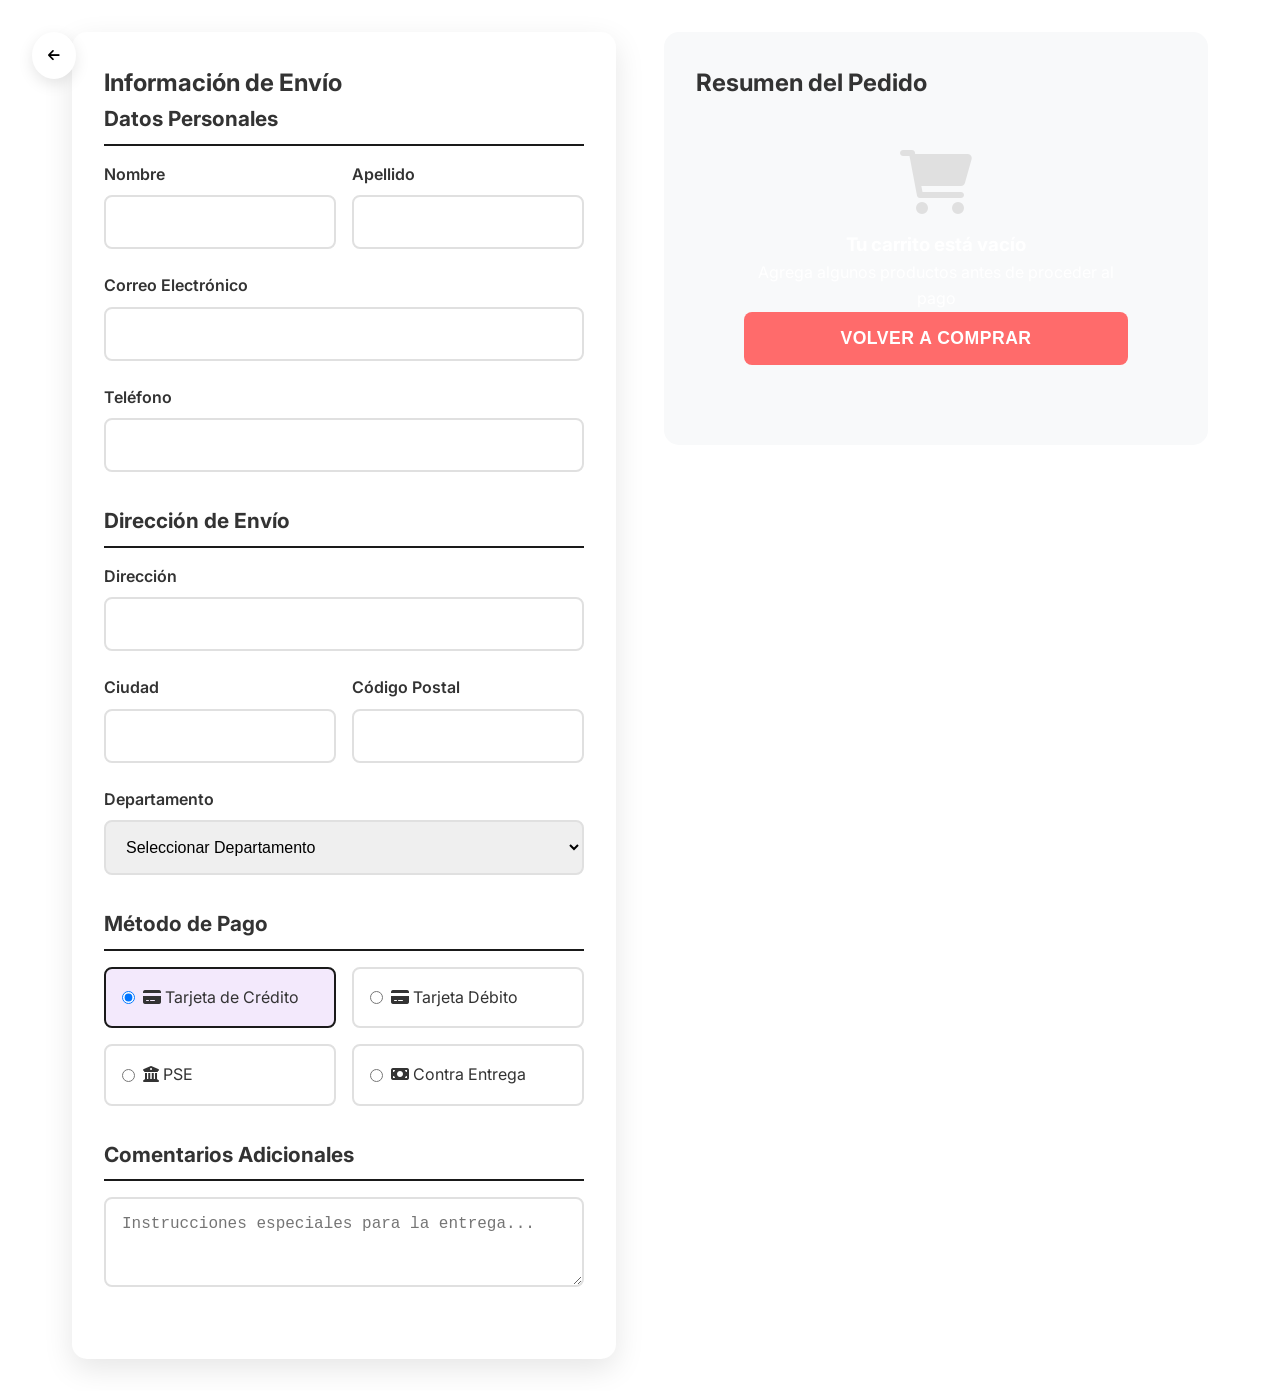
<file: checkout.html>
<!DOCTYPE html>
<html lang="es">
<head>
    <meta charset="UTF-8">
    <meta name="viewport" content="width=device-width, initial-scale=1.0">
    <title>Checkout - Young Stars</title>
    <link rel="stylesheet" href="styles.css">
    <link href="https://fonts.googleapis.com/css2?family=Inter:wght@300;400;500;600;700;800&display=swap" rel="stylesheet">
    <link rel="stylesheet" href="https://cdnjs.cloudflare.com/ajax/libs/font-awesome/6.0.0/css/all.min.css">
    <style>
        .checkout-container {
            max-width: 1200px;
            margin: 0 auto;
            padding: 2rem;
            display: grid;
            grid-template-columns: 1fr 1fr;
            gap: 3rem;
        }

        .checkout-form {
            background: white;
            padding: 2rem;
            border-radius: 15px;
            box-shadow: 0 10px 30px rgba(0, 0, 0, 0.1);
        }

        .checkout-summary {
            background: #f8f9fa;
            padding: 2rem;
            border-radius: 15px;
            height: fit-content;
        }

        .form-section {
            margin-bottom: 2rem;
        }

        .form-section h3 {
            color: var(--text-dark);
            margin-bottom: 1rem;
            font-size: 1.3rem;
            border-bottom: 2px solid var(--primary-color);
            padding-bottom: 0.5rem;
        }

        .form-group {
            margin-bottom: 1.5rem;
        }

        .form-group label {
            display: block;
            margin-bottom: 0.5rem;
            font-weight: 600;
            color: var(--text-dark);
        }

        .form-group input,
        .form-group select,
        .form-group textarea {
            width: 100%;
            padding: 1rem;
            border: 2px solid var(--border-color);
            border-radius: 8px;
            font-size: 1rem;
            transition: border-color 0.3s ease;
        }

        .form-group input:focus,
        .form-group select:focus,
        .form-group textarea:focus {
            outline: none;
            border-color: var(--primary-color);
        }

        .form-row {
            display: grid;
            grid-template-columns: 1fr 1fr;
            gap: 1rem;
        }

        .payment-methods {
            display: grid;
            grid-template-columns: 1fr 1fr;
            gap: 1rem;
            margin-top: 1rem;
        }

        .payment-option {
            display: flex;
            align-items: center;
            padding: 1rem;
            border: 2px solid var(--border-color);
            border-radius: 8px;
            cursor: pointer;
            transition: all 0.3s ease;
        }

        .payment-option:hover,
        .payment-option.selected {
            border-color: var(--primary-color);
            background: rgba(138, 43, 226, 0.1);
        }

        .payment-option input[type="radio"] {
            margin-right: 0.5rem;
        }

        .order-summary {
            background: white;
            padding: 1.5rem;
            border-radius: 10px;
            margin-bottom: 1.5rem;
        }

        .order-item {
            display: flex;
            justify-content: space-between;
            align-items: center;
            padding: 1rem 0;
            border-bottom: 1px solid var(--border-color);
        }

        .order-item:last-child {
            border-bottom: none;
        }

        .item-info {
            display: flex;
            align-items: center;
            gap: 1rem;
        }

        .item-image {
            width: 60px;
            height: 60px;
            object-fit: cover;
            border-radius: 8px;
        }

        .item-details h4 {
            margin: 0;
            font-size: 0.9rem;
            color: var(--text-dark);
        }

        .item-details p {
            margin: 0;
            font-size: 0.8rem;
            color: var(--text-light);
        }

        .item-price {
            font-weight: 600;
            color: var(--primary-color);
        }

        .summary-total {
            background: var(--gradient);
            color: white;
            padding: 1.5rem;
            border-radius: 10px;
            text-align: center;
        }

        .summary-total h3 {
            margin: 0 0 1rem 0;
            font-size: 1.5rem;
        }

        .total-amount {
            font-size: 2rem;
            font-weight: 700;
            margin-bottom: 1rem;
        }

        .checkout-btn {
            background: var(--secondary-color);
            color: white;
            border: none;
            padding: 1rem 2rem;
            border-radius: 8px;
            font-size: 1.1rem;
            font-weight: 600;
            cursor: pointer;
            width: 100%;
            transition: all 0.3s ease;
        }

        .checkout-btn:hover {
            background: #ff6b35;
            transform: translateY(-2px);
        }

        .back-btn {
            position: fixed;
            top: 2rem;
            left: 2rem;
            background: white;
            border: none;
            padding: 1rem;
            border-radius: 50%;
            box-shadow: 0 5px 15px rgba(0, 0, 0, 0.1);
            cursor: pointer;
            transition: all 0.3s ease;
            z-index: 1000;
        }

        .back-btn:hover {
            transform: scale(1.1);
            box-shadow: 0 8px 25px rgba(0, 0, 0, 0.2);
        }

        .empty-cart {
            text-align: center;
            padding: 3rem;
            color: var(--text-light);
        }

        .empty-cart i {
            font-size: 4rem;
            margin-bottom: 1rem;
            color: var(--border-color);
        }

        @media (max-width: 768px) {
            .checkout-container {
                grid-template-columns: 1fr;
                padding: 1rem;
                gap: 2rem;
            }

            .form-row {
                grid-template-columns: 1fr;
            }

            .payment-methods {
                grid-template-columns: 1fr;
            }

            .back-btn {
                top: 1rem;
                left: 1rem;
                padding: 0.8rem;
            }
        }
    </style>
</head>
<body>
    <button class="back-btn" onclick="goBack()">
        <i class="fas fa-arrow-left"></i>
    </button>

    <div class="checkout-container">
        <div class="checkout-form">
            <h2>Información de Envío</h2>
            
            <form id="checkout-form">
                <div class="form-section">
                    <h3>Datos Personales</h3>
                    <div class="form-row">
                        <div class="form-group">
                            <label for="firstName">Nombre</label>
                            <input type="text" id="firstName" name="firstName" required>
                        </div>
                        <div class="form-group">
                            <label for="lastName">Apellido</label>
                            <input type="text" id="lastName" name="lastName" required>
                        </div>
                    </div>
                    <div class="form-group">
                        <label for="email">Correo Electrónico</label>
                        <input type="email" id="email" name="email" required>
                    </div>
                    <div class="form-group">
                        <label for="phone">Teléfono</label>
                        <input type="tel" id="phone" name="phone" required>
                    </div>
                </div>

                <div class="form-section">
                    <h3>Dirección de Envío</h3>
                    <div class="form-group">
                        <label for="address">Dirección</label>
                        <input type="text" id="address" name="address" required>
                    </div>
                    <div class="form-row">
                        <div class="form-group">
                            <label for="city">Ciudad</label>
                            <input type="text" id="city" name="city" required>
                        </div>
                        <div class="form-group">
                            <label for="postalCode">Código Postal</label>
                            <input type="text" id="postalCode" name="postalCode" required>
                        </div>
                    </div>
                    <div class="form-group">
                        <label for="department">Departamento</label>
                        <select id="department" name="department" required>
                            <option value="">Seleccionar Departamento</option>
                            <option value="antioquia">Antioquia</option>
                            <option value="bogota">Bogotá D.C.</option>
                            <option value="valle">Valle del Cauca</option>
                            <option value="atlantico">Atlántico</option>
                            <option value="santander">Santander</option>
                            <option value="bolivar">Bolívar</option>
                            <option value="cundinamarca">Cundinamarca</option>
                            <option value="otro">Otro</option>
                        </select>
                    </div>
                </div>

                <div class="form-section">
                    <h3>Método de Pago</h3>
                    <div class="payment-methods">
                        <div class="payment-option selected">
                            <input type="radio" name="payment" value="credit" id="credit" checked>
                            <label for="credit">
                                <i class="fas fa-credit-card"></i>
                                Tarjeta de Crédito
                            </label>
                        </div>
                        <div class="payment-option">
                            <input type="radio" name="payment" value="debit" id="debit">
                            <label for="debit">
                                <i class="fas fa-credit-card"></i>
                                Tarjeta Débito
                            </label>
                        </div>
                        <div class="payment-option">
                            <input type="radio" name="payment" value="pse" id="pse">
                            <label for="pse">
                                <i class="fas fa-university"></i>
                                PSE
                            </label>
                        </div>
                        <div class="payment-option">
                            <input type="radio" name="payment" value="cash" id="cash">
                            <label for="cash">
                                <i class="fas fa-money-bill"></i>
                                Contra Entrega
                            </label>
                        </div>
                    </div>
                </div>

                <div class="form-section">
                    <h3>Comentarios Adicionales</h3>
                    <div class="form-group">
                        <textarea id="comments" name="comments" rows="3" placeholder="Instrucciones especiales para la entrega..."></textarea>
                    </div>
                </div>
            </form>
        </div>

        <div class="checkout-summary">
            <h2>Resumen del Pedido</h2>
            <div id="order-summary">
                <!-- Los productos se cargarán aquí -->
            </div>
        </div>
    </div>

    <script>
        let cart = [];

        function goBack() {
            window.history.back();
        }

        function loadCart() {
            cart = JSON.parse(localStorage.getItem('cart') || '[]');
            displayOrderSummary();
        }

        function displayOrderSummary() {
            const orderSummary = document.getElementById('order-summary');
            
            if (cart.length === 0) {
                orderSummary.innerHTML = `
                    <div class="empty-cart">
                        <i class="fas fa-shopping-cart"></i>
                        <h3>Tu carrito está vacío</h3>
                        <p>Agrega algunos productos antes de proceder al pago</p>
                        <button onclick="goBack()" class="checkout-btn">Volver a Comprar</button>
                    </div>
                `;
                return;
            }

            let total = 0;
            let html = '<div class="order-summary">';

            cart.forEach(item => {
                const itemTotal = item.price * item.quantity;
                total += itemTotal;

                html += `
                    <div class="order-item">
                        <div class="item-info">
                            <img src="${item.image}" alt="${item.title}" class="item-image">
                            <div class="item-details">
                                <h4>${item.title}</h4>
                                <p>Talla: ${item.size || 'N/A'} | Cantidad: ${item.quantity}</p>
                            </div>
                        </div>
                        <div class="item-price">${formatPrice(itemTotal)}</div>
                    </div>
                `;
            });

            html += '</div>';

            // Agregar resumen de costos
            const shipping = total >= 200000 ? 0 : 19900;
            const finalTotal = total + shipping;

            html += `
                <div class="summary-total">
                    <h3>Total del Pedido</h3>
                    <div style="display: flex; justify-content: space-between; margin-bottom: 0.5rem;">
                        <span>Subtotal:</span>
                        <span>${formatPrice(total)}</span>
                    </div>
                    <div style="display: flex; justify-content: space-between; margin-bottom: 0.5rem;">
                        <span>Envío:</span>
                        <span>${shipping === 0 ? 'GRATIS' : formatPrice(shipping)}</span>
                    </div>
                    <div class="total-amount">${formatPrice(finalTotal)}</div>
                    <button class="checkout-btn" onclick="processPayment()">
                        <i class="fas fa-lock"></i>
                        Finalizar Compra
                    </button>
                </div>
            `;

            orderSummary.innerHTML = html;
        }

        function formatPrice(price) {
            return new Intl.NumberFormat('es-CO', {
                style: 'currency',
                currency: 'COP',
                minimumFractionDigits: 0,
                maximumFractionDigits: 0
            }).format(price);
        }

        function processPayment() {
            const form = document.getElementById('checkout-form');
            const formData = new FormData(form);
            
            // Validar formulario
            if (!form.checkValidity()) {
                alert('Por favor completa todos los campos requeridos');
                return;
            }

            // Simular procesamiento de pago
            const paymentMethod = document.querySelector('input[name="payment"]:checked').value;
            
            alert(`¡Pedido procesado exitosamente!\n\nMétodo de pago: ${paymentMethod}\n\nTe enviaremos un correo de confirmación pronto.`);
            
            // Limpiar carrito
            localStorage.removeItem('cart');
            
            // Redirigir a página de confirmación
            window.location.href = 'index.html?order=success';
        }

        // Event listeners para métodos de pago
        document.querySelectorAll('.payment-option').forEach(option => {
            option.addEventListener('click', () => {
                document.querySelectorAll('.payment-option').forEach(o => o.classList.remove('selected'));
                option.classList.add('selected');
                option.querySelector('input[type="radio"]').checked = true;
            });
        });

        // Cargar carrito al inicializar
        document.addEventListener('DOMContentLoaded', loadCart);
    </script>
</body>
</html>
</file>
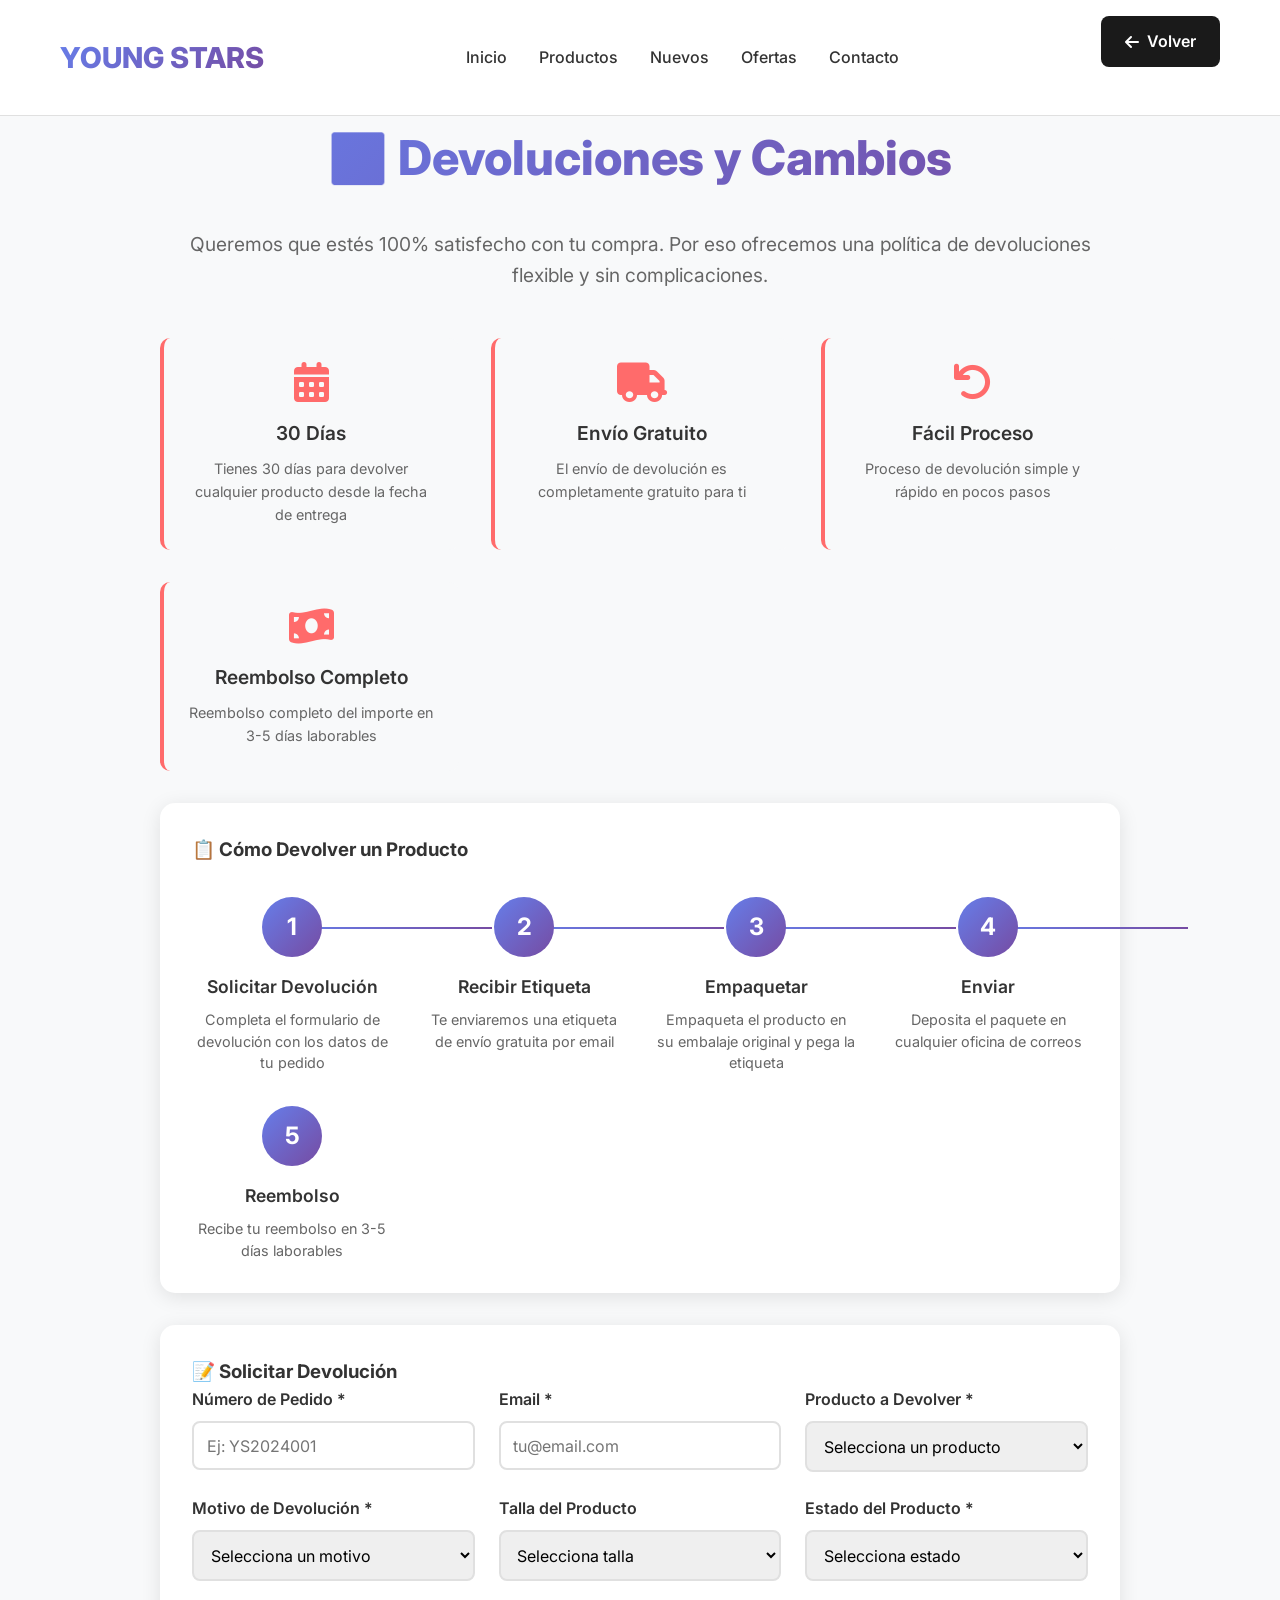
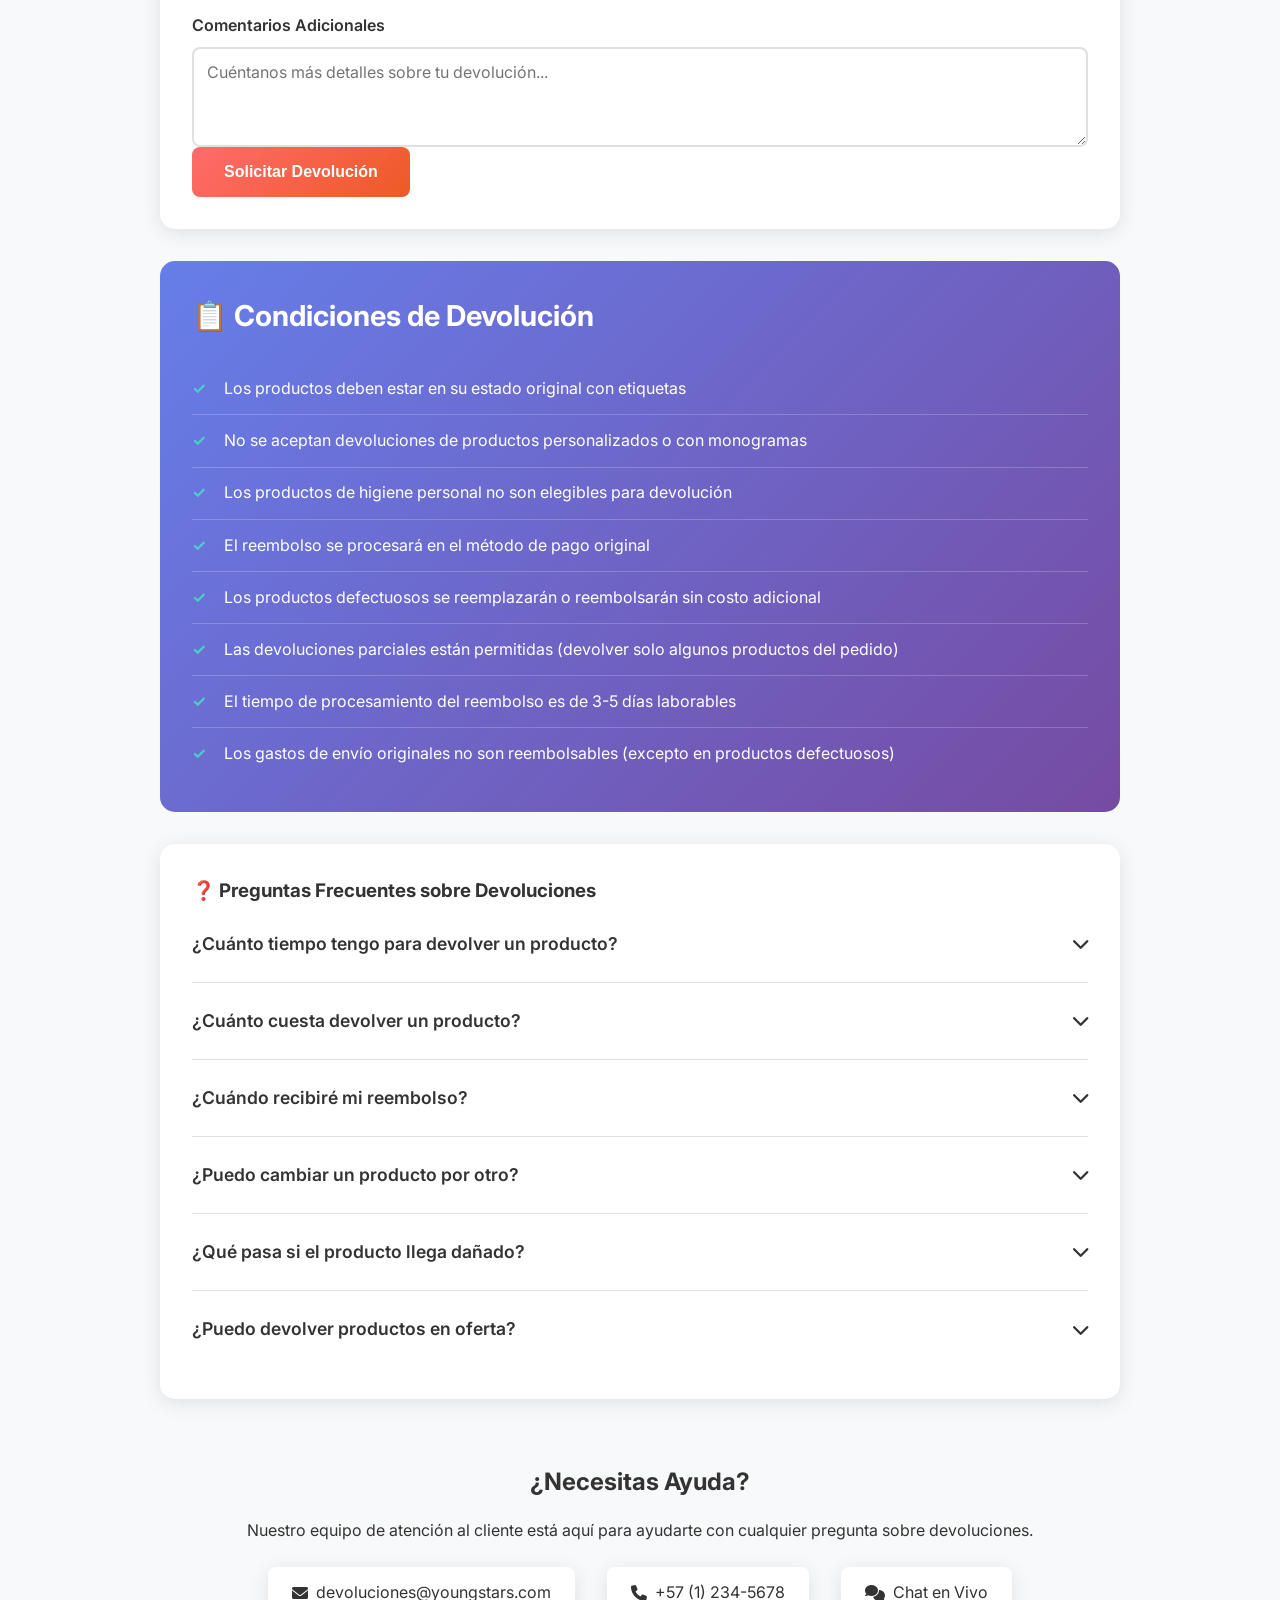
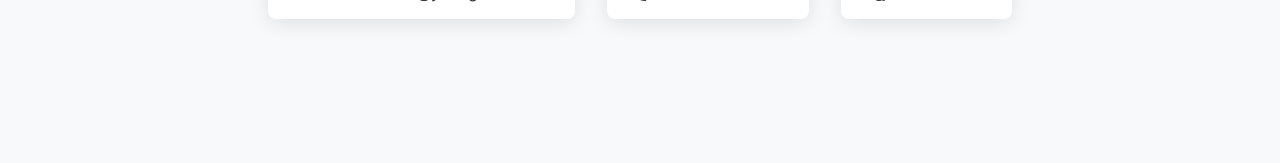
<file: devoluciones.html>
<!DOCTYPE html>
<html lang="es">
<head>
    <meta charset="UTF-8">
    <meta name="viewport" content="width=device-width, initial-scale=1.0">
    <title>Devoluciones - Young Stars</title>
    <link rel="stylesheet" href="styles.css">
    <link href="https://fonts.googleapis.com/css2?family=Inter:wght@300;400;500;600;700;800&display=swap" rel="stylesheet">
    <link rel="stylesheet" href="https://cdnjs.cloudflare.com/ajax/libs/font-awesome/6.0.0/css/all.min.css">
    <style>
        .returns-page {
            padding: 120px 0 80px;
            background: var(--bg-light);
        }
        
        .returns-content {
            max-width: 1000px;
            margin: 0 auto;
            padding: 0 20px;
        }
        
        .returns-page h1 {
            text-align: center;
            font-size: 3rem;
            font-weight: 800;
            margin-bottom: 2rem;
            background: var(--gradient);
            -webkit-background-clip: text;
            -webkit-text-fill-color: transparent;
            background-clip: text;
        }
        
        .returns-intro {
            text-align: center;
            margin-bottom: 3rem;
            font-size: 1.2rem;
            color: var(--text-gray);
            line-height: 1.6;
        }
        
        .return-policy {
            background: white;
            border-radius: 15px;
            padding: 2rem;
            margin-bottom: 2rem;
            box-shadow: var(--shadow);
        }
        
        .policy-highlights {
            display: grid;
            grid-template-columns: repeat(auto-fit, minmax(250px, 1fr));
            gap: 2rem;
            margin: 2rem 0;
        }
        
        .policy-card {
            background: var(--bg-light);
            border-radius: 10px;
            padding: 1.5rem;
            text-align: center;
            border-left: 4px solid var(--secondary-color);
        }
        
        .policy-card i {
            font-size: 2.5rem;
            color: var(--secondary-color);
            margin-bottom: 1rem;
        }
        
        .policy-card h3 {
            font-size: 1.2rem;
            font-weight: 600;
            margin-bottom: 0.5rem;
            color: var(--text-dark);
        }
        
        .policy-card p {
            color: var(--text-gray);
            font-size: 0.9rem;
        }
        
        .return-process {
            background: white;
            border-radius: 15px;
            padding: 2rem;
            margin: 2rem 0;
            box-shadow: var(--shadow);
        }
        
        .process-steps {
            display: grid;
            grid-template-columns: repeat(auto-fit, minmax(200px, 1fr));
            gap: 2rem;
            margin-top: 2rem;
        }
        
        .process-step {
            text-align: center;
            position: relative;
        }
        
        .process-step::after {
            content: '';
            position: absolute;
            top: 30px;
            right: -50%;
            width: 100%;
            height: 2px;
            background: var(--gradient);
            z-index: 1;
        }
        
        .process-step:last-child::after {
            display: none;
        }
        
        .step-number {
            width: 60px;
            height: 60px;
            background: var(--gradient);
            color: white;
            border-radius: 50%;
            display: flex;
            align-items: center;
            justify-content: center;
            font-size: 1.5rem;
            font-weight: 700;
            margin: 0 auto 1rem;
            position: relative;
            z-index: 2;
        }
        
        .step-content h4 {
            font-size: 1.1rem;
            font-weight: 600;
            margin-bottom: 0.5rem;
            color: var(--text-dark);
        }
        
        .step-content p {
            color: var(--text-gray);
            font-size: 0.9rem;
            line-height: 1.5;
        }
        
        .return-form {
            background: white;
            border-radius: 15px;
            padding: 2rem;
            margin: 2rem 0;
            box-shadow: var(--shadow);
        }
        
        .form-grid {
            display: grid;
            grid-template-columns: repeat(auto-fit, minmax(250px, 1fr));
            gap: 1.5rem;
            margin-bottom: 2rem;
        }
        
        .form-group {
            display: flex;
            flex-direction: column;
        }
        
        .form-group label {
            font-weight: 600;
            margin-bottom: 0.5rem;
            color: var(--text-dark);
        }
        
        .form-group input,
        .form-group select,
        .form-group textarea {
            padding: 0.8rem;
            border: 2px solid var(--border-color);
            border-radius: 8px;
            font-size: 1rem;
            transition: border-color 0.3s ease;
            font-family: inherit;
        }
        
        .form-group input:focus,
        .form-group select:focus,
        .form-group textarea:focus {
            outline: none;
            border-color: var(--secondary-color);
        }
        
        .form-group textarea {
            resize: vertical;
            min-height: 100px;
        }
        
        .submit-btn {
            background: var(--gradient-accent);
            color: white;
            border: none;
            padding: 1rem 2rem;
            border-radius: 8px;
            font-weight: 600;
            cursor: pointer;
            transition: all 0.3s ease;
            font-size: 1rem;
        }
        
        .submit-btn:hover {
            transform: translateY(-2px);
            box-shadow: var(--shadow-hover);
        }
        
        .conditions {
            background: linear-gradient(135deg, #667eea 0%, #764ba2 100%);
            color: white;
            border-radius: 15px;
            padding: 2rem;
            margin: 2rem 0;
        }
        
        .conditions h3 {
            font-size: 1.8rem;
            font-weight: 700;
            margin-bottom: 1.5rem;
        }
        
        .conditions-list {
            list-style: none;
            padding: 0;
        }
        
        .conditions-list li {
            padding: 0.8rem 0;
            border-bottom: 1px solid rgba(255, 255, 255, 0.2);
            position: relative;
            padding-left: 2rem;
        }
        
        .conditions-list li:last-child {
            border-bottom: none;
        }
        
        .conditions-list li:before {
            content: "✓";
            position: absolute;
            left: 0;
            color: var(--accent-color);
            font-weight: bold;
        }
        
        .faq-section {
            background: white;
            border-radius: 15px;
            padding: 2rem;
            margin: 2rem 0;
            box-shadow: var(--shadow);
        }
        
        .faq-item {
            border-bottom: 1px solid var(--border-color);
            padding: 1.5rem 0;
        }
        
        .faq-item:last-child {
            border-bottom: none;
        }
        
        .faq-question {
            font-size: 1.1rem;
            font-weight: 600;
            color: var(--text-dark);
            cursor: pointer;
            display: flex;
            justify-content: space-between;
            align-items: center;
            transition: color 0.3s ease;
        }
        
        .faq-question:hover {
            color: var(--secondary-color);
        }
        
        .faq-answer {
            margin-top: 1rem;
            color: var(--text-gray);
            line-height: 1.6;
            display: none;
        }
        
        .faq-answer.show {
            display: block;
        }
        
        .faq-icon {
            transition: transform 0.3s ease;
        }
        
        .faq-icon.rotated {
            transform: rotate(180deg);
        }
        
        .contact-support {
            background: var(--bg-light);
            border-radius: 15px;
            padding: 2rem;
            margin: 2rem 0;
            text-align: center;
        }
        
        .contact-support h3 {
            font-size: 1.5rem;
            font-weight: 700;
            margin-bottom: 1rem;
            color: var(--text-dark);
        }
        
        .contact-methods {
            display: flex;
            justify-content: center;
            gap: 2rem;
            margin-top: 1.5rem;
            flex-wrap: wrap;
        }
        
        .contact-method {
            display: flex;
            align-items: center;
            gap: 0.5rem;
            padding: 0.8rem 1.5rem;
            background: white;
            border-radius: 8px;
            text-decoration: none;
            color: var(--text-dark);
            transition: all 0.3s ease;
            box-shadow: var(--shadow);
        }
        
        .contact-method:hover {
            transform: translateY(-2px);
            box-shadow: var(--shadow-hover);
        }
        
        .back-btn {
            display: inline-flex;
            align-items: center;
            gap: 0.5rem;
            background: var(--primary-color);
            color: white;
            text-decoration: none;
            padding: 0.8rem 1.5rem;
            border-radius: 8px;
            font-weight: 600;
            transition: all 0.3s ease;
            margin-bottom: 2rem;
        }
        
        .back-btn:hover {
            background: var(--secondary-color);
            transform: translateY(-2px);
        }
        
        @media (max-width: 768px) {
            .returns-page h1 {
                font-size: 2rem;
            }
            
            .policy-highlights {
                grid-template-columns: 1fr;
            }
            
            .process-steps {
                grid-template-columns: 1fr;
            }
            
            .process-step::after {
                display: none;
            }
            
            .form-grid {
                grid-template-columns: 1fr;
            }
            
            .contact-methods {
                flex-direction: column;
                align-items: center;
            }
        }
    </style>
</head>
<body>
    <!-- Header -->
    <header class="header">
        <nav class="navbar">
            <div class="nav-container">
                <div class="logo">
                    <a href="index.html" style="text-decoration: none; color: inherit;">
                        <h1>YOUNG STARS</h1>
                    </a>
                </div>
                <ul class="nav-menu">
                    <li><a href="index.html" class="nav-link">Inicio</a></li>
                    <li><a href="index.html#productos" class="nav-link">Productos</a></li>
                    <li><a href="index.html#nuevos" class="nav-link">Nuevos</a></li>
                    <li><a href="index.html#ofertas" class="nav-link">Ofertas</a></li>
                    <li><a href="index.html#contacto" class="nav-link">Contacto</a></li>
                </ul>
                <div class="nav-icons">
                    <a href="index.html" class="back-btn">
                        <i class="fas fa-arrow-left"></i>
                        Volver
                    </a>
                </div>
            </div>
        </nav>
    </header>

    <!-- Returns Page -->
    <section class="returns-page">
        <div class="returns-content">
            <h1>🔄 Devoluciones y Cambios</h1>
            <p class="returns-intro">
                Queremos que estés 100% satisfecho con tu compra. 
                Por eso ofrecemos una política de devoluciones flexible y sin complicaciones.
            </p>

            <!-- Policy Highlights -->
            <div class="policy-highlights">
                <div class="policy-card">
                    <i class="fas fa-calendar-alt"></i>
                    <h3>30 Días</h3>
                    <p>Tienes 30 días para devolver cualquier producto desde la fecha de entrega</p>
                </div>
                <div class="policy-card">
                    <i class="fas fa-truck"></i>
                    <h3>Envío Gratuito</h3>
                    <p>El envío de devolución es completamente gratuito para ti</p>
                </div>
                <div class="policy-card">
                    <i class="fas fa-undo"></i>
                    <h3>Fácil Proceso</h3>
                    <p>Proceso de devolución simple y rápido en pocos pasos</p>
                </div>
                <div class="policy-card">
                    <i class="fas fa-money-bill-wave"></i>
                    <h3>Reembolso Completo</h3>
                    <p>Reembolso completo del importe en 3-5 días laborables</p>
                </div>
            </div>

            <!-- Return Process -->
            <div class="return-process">
                <h3>📋 Cómo Devolver un Producto</h3>
                <div class="process-steps">
                    <div class="process-step">
                        <div class="step-number">1</div>
                        <div class="step-content">
                            <h4>Solicitar Devolución</h4>
                            <p>Completa el formulario de devolución con los datos de tu pedido</p>
                        </div>
                    </div>
                    <div class="process-step">
                        <div class="step-number">2</div>
                        <div class="step-content">
                            <h4>Recibir Etiqueta</h4>
                            <p>Te enviaremos una etiqueta de envío gratuita por email</p>
                        </div>
                    </div>
                    <div class="process-step">
                        <div class="step-number">3</div>
                        <div class="step-content">
                            <h4>Empaquetar</h4>
                            <p>Empaqueta el producto en su embalaje original y pega la etiqueta</p>
                        </div>
                    </div>
                    <div class="process-step">
                        <div class="step-number">4</div>
                        <div class="step-content">
                            <h4>Enviar</h4>
                            <p>Deposita el paquete en cualquier oficina de correos</p>
                        </div>
                    </div>
                    <div class="process-step">
                        <div class="step-number">5</div>
                        <div class="step-content">
                            <h4>Reembolso</h4>
                            <p>Recibe tu reembolso en 3-5 días laborables</p>
                        </div>
                    </div>
                </div>
            </div>

            <!-- Return Form -->
            <div class="return-form">
                <h3>📝 Solicitar Devolución</h3>
                <form id="return-form">
                    <div class="form-grid">
                        <div class="form-group">
                            <label for="order-number">Número de Pedido *</label>
                            <input type="text" id="order-number" placeholder="Ej: YS2024001" required>
                        </div>
                        <div class="form-group">
                            <label for="email">Email *</label>
                            <input type="email" id="email" placeholder="tu@email.com" required>
                        </div>
                        <div class="form-group">
                            <label for="product">Producto a Devolver *</label>
                            <select id="product" required>
                                <option value="">Selecciona un producto</option>
                                <option value="hoodie-black">Hoodie Oversized Black</option>
                                <option value="cargo-camo">Cargo Pants Camo</option>
                                <option value="crop-top">Crop Top Aesthetic</option>
                                <option value="sneakers-white">Sneakers White</option>
                                <option value="bucket-hat">Bucket Hat Neon</option>
                                <option value="windbreaker">Windbreaker Tech</option>
                                <option value="biker-shorts">Biker Shorts Black</option>
                                <option value="dad-cap">Dad Cap Vintage</option>
                            </select>
                        </div>
                        <div class="form-group">
                            <label for="reason">Motivo de Devolución *</label>
                            <select id="reason" required>
                                <option value="">Selecciona un motivo</option>
                                <option value="talla-incorrecta">Talla incorrecta</option>
                                <option value="no-me-gusta">No me gusta</option>
                                <option value="defecto">Producto defectuoso</option>
                                <option value="diferente-descripcion">Diferente a la descripción</option>
                                <option value="otro">Otro motivo</option>
                            </select>
                        </div>
                        <div class="form-group">
                            <label for="size">Talla del Producto</label>
                            <select id="size">
                                <option value="">Selecciona talla</option>
                                <option value="xs">XS</option>
                                <option value="s">S</option>
                                <option value="m">M</option>
                                <option value="l">L</option>
                                <option value="xl">XL</option>
                            </select>
                        </div>
                        <div class="form-group">
                            <label for="condition">Estado del Producto *</label>
                            <select id="condition" required>
                                <option value="">Selecciona estado</option>
                                <option value="nuevo">Nuevo con etiquetas</option>
                                <option value="usado-excelente">Usado en excelente estado</option>
                                <option value="usado-bueno">Usado en buen estado</option>
                                <option value="defectuoso">Defectuoso</option>
                            </select>
                        </div>
                    </div>
                    <div class="form-group">
                        <label for="comments">Comentarios Adicionales</label>
                        <textarea id="comments" placeholder="Cuéntanos más detalles sobre tu devolución..."></textarea>
                    </div>
                    <button type="submit" class="submit-btn">Solicitar Devolución</button>
                </form>
            </div>

            <!-- Conditions -->
            <div class="conditions">
                <h3>📋 Condiciones de Devolución</h3>
                <ul class="conditions-list">
                    <li>Los productos deben estar en su estado original con etiquetas</li>
                    <li>No se aceptan devoluciones de productos personalizados o con monogramas</li>
                    <li>Los productos de higiene personal no son elegibles para devolución</li>
                    <li>El reembolso se procesará en el método de pago original</li>
                    <li>Los productos defectuosos se reemplazarán o reembolsarán sin costo adicional</li>
                    <li>Las devoluciones parciales están permitidas (devolver solo algunos productos del pedido)</li>
                    <li>El tiempo de procesamiento del reembolso es de 3-5 días laborables</li>
                    <li>Los gastos de envío originales no son reembolsables (excepto en productos defectuosos)</li>
                </ul>
            </div>

            <!-- FAQ -->
            <div class="faq-section">
                <h3>❓ Preguntas Frecuentes sobre Devoluciones</h3>
                
                <div class="faq-item">
                    <div class="faq-question" onclick="toggleFAQ(this)">
                        ¿Cuánto tiempo tengo para devolver un producto?
                        <i class="fas fa-chevron-down faq-icon"></i>
                    </div>
                    <div class="faq-answer">
                        Tienes 30 días desde la fecha de entrega para solicitar una devolución. Después de este período, no podremos procesar la devolución.
                    </div>
                </div>

                <div class="faq-item">
                    <div class="faq-question" onclick="toggleFAQ(this)">
                        ¿Cuánto cuesta devolver un producto?
                        <i class="fas fa-chevron-down faq-icon"></i>
                    </div>
                    <div class="faq-answer">
                        Las devoluciones son completamente gratuitas. Te proporcionamos una etiqueta de envío prepagada que puedes usar en cualquier oficina de correos.
                    </div>
                </div>

                <div class="faq-item">
                    <div class="faq-question" onclick="toggleFAQ(this)">
                        ¿Cuándo recibiré mi reembolso?
                        <i class="fas fa-chevron-down faq-icon"></i>
                    </div>
                    <div class="faq-answer">
                        Una vez que recibamos el producto devuelto, procesaremos el reembolso en 3-5 días laborables. El dinero aparecerá en tu cuenta bancaria en 2-3 días adicionales.
                    </div>
                </div>

                <div class="faq-item">
                    <div class="faq-question" onclick="toggleFAQ(this)">
                        ¿Puedo cambiar un producto por otro?
                        <i class="fas fa-chevron-down faq-icon"></i>
                    </div>
                    <div class="faq-answer">
                        Sí, puedes devolver un producto y comprar otro. El proceso es el mismo: devuelves el producto original y realizas una nueva compra con el reembolso.
                    </div>
                </div>

                <div class="faq-item">
                    <div class="faq-question" onclick="toggleFAQ(this)">
                        ¿Qué pasa si el producto llega dañado?
                        <i class="fas fa-chevron-down faq-icon"></i>
                    </div>
                    <div class="faq-answer">
                        Si el producto llega dañado, contacta inmediatamente con nuestro servicio al cliente. Te enviaremos un reemplazo gratuito o procesaremos un reembolso completo.
                    </div>
                </div>

                <div class="faq-item">
                    <div class="faq-question" onclick="toggleFAQ(this)">
                        ¿Puedo devolver productos en oferta?
                        <i class="fas fa-chevron-down faq-icon"></i>
                    </div>
                    <div class="faq-answer">
                        Sí, todos nuestros productos, incluyendo los de oferta, están cubiertos por nuestra política de devolución de 30 días.
                    </div>
                </div>
            </div>

            <!-- Contact Support -->
            <div class="contact-support">
                <h3>¿Necesitas Ayuda?</h3>
                <p>Nuestro equipo de atención al cliente está aquí para ayudarte con cualquier pregunta sobre devoluciones.</p>
                <div class="contact-methods">
                    <a href="mailto:devoluciones@youngstars.com" class="contact-method">
                        <i class="fas fa-envelope"></i>
                        devoluciones@youngstars.com
                    </a>
                    <a href="tel:+5712345678" class="contact-method">
                        <i class="fas fa-phone"></i>
                        +57 (1) 234-5678
                    </a>
                    <a href="#" class="contact-method">
                        <i class="fas fa-comments"></i>
                        Chat en Vivo
                    </a>
                </div>
            </div>
        </div>
    </section>

    <script>
        // FAQ Toggle
        function toggleFAQ(element) {
            const answer = element.nextElementSibling;
            const icon = element.querySelector('.faq-icon');
            
            answer.classList.toggle('show');
            icon.classList.toggle('rotated');
        }

        // Return Form
        document.getElementById('return-form').addEventListener('submit', function(e) {
            e.preventDefault();
            
            const orderNumber = document.getElementById('order-number').value;
            const email = document.getElementById('email').value;
            const product = document.getElementById('product').value;
            const reason = document.getElementById('reason').value;
            const condition = document.getElementById('condition').value;
            
            if (!orderNumber || !email || !product || !reason || !condition) {
                alert('Por favor, completa todos los campos obligatorios');
                return;
            }
            
            // Simular envío de solicitud
            alert(`¡Solicitud de devolución enviada!\n\nNúmero de pedido: ${orderNumber}\nEmail: ${email}\nProducto: ${product}\nMotivo: ${reason}\n\nTe enviaremos la etiqueta de envío gratuita por email en las próximas 2 horas.`);
            
            // Limpiar formulario
            this.reset();
        });

        // Smooth scrolling for FAQ
        document.querySelectorAll('.faq-question').forEach(question => {
            question.addEventListener('click', function() {
                setTimeout(() => {
                    this.scrollIntoView({ behavior: 'smooth', block: 'center' });
                }, 300);
            });
        });

        // Form validation
        document.querySelectorAll('input[required], select[required]').forEach(field => {
            field.addEventListener('blur', function() {
                if (!this.value) {
                    this.style.borderColor = '#ff6b6b';
                } else {
                    this.style.borderColor = '#4ecdc4';
                }
            });
        });
    </script>
</body>
</html>
</file>
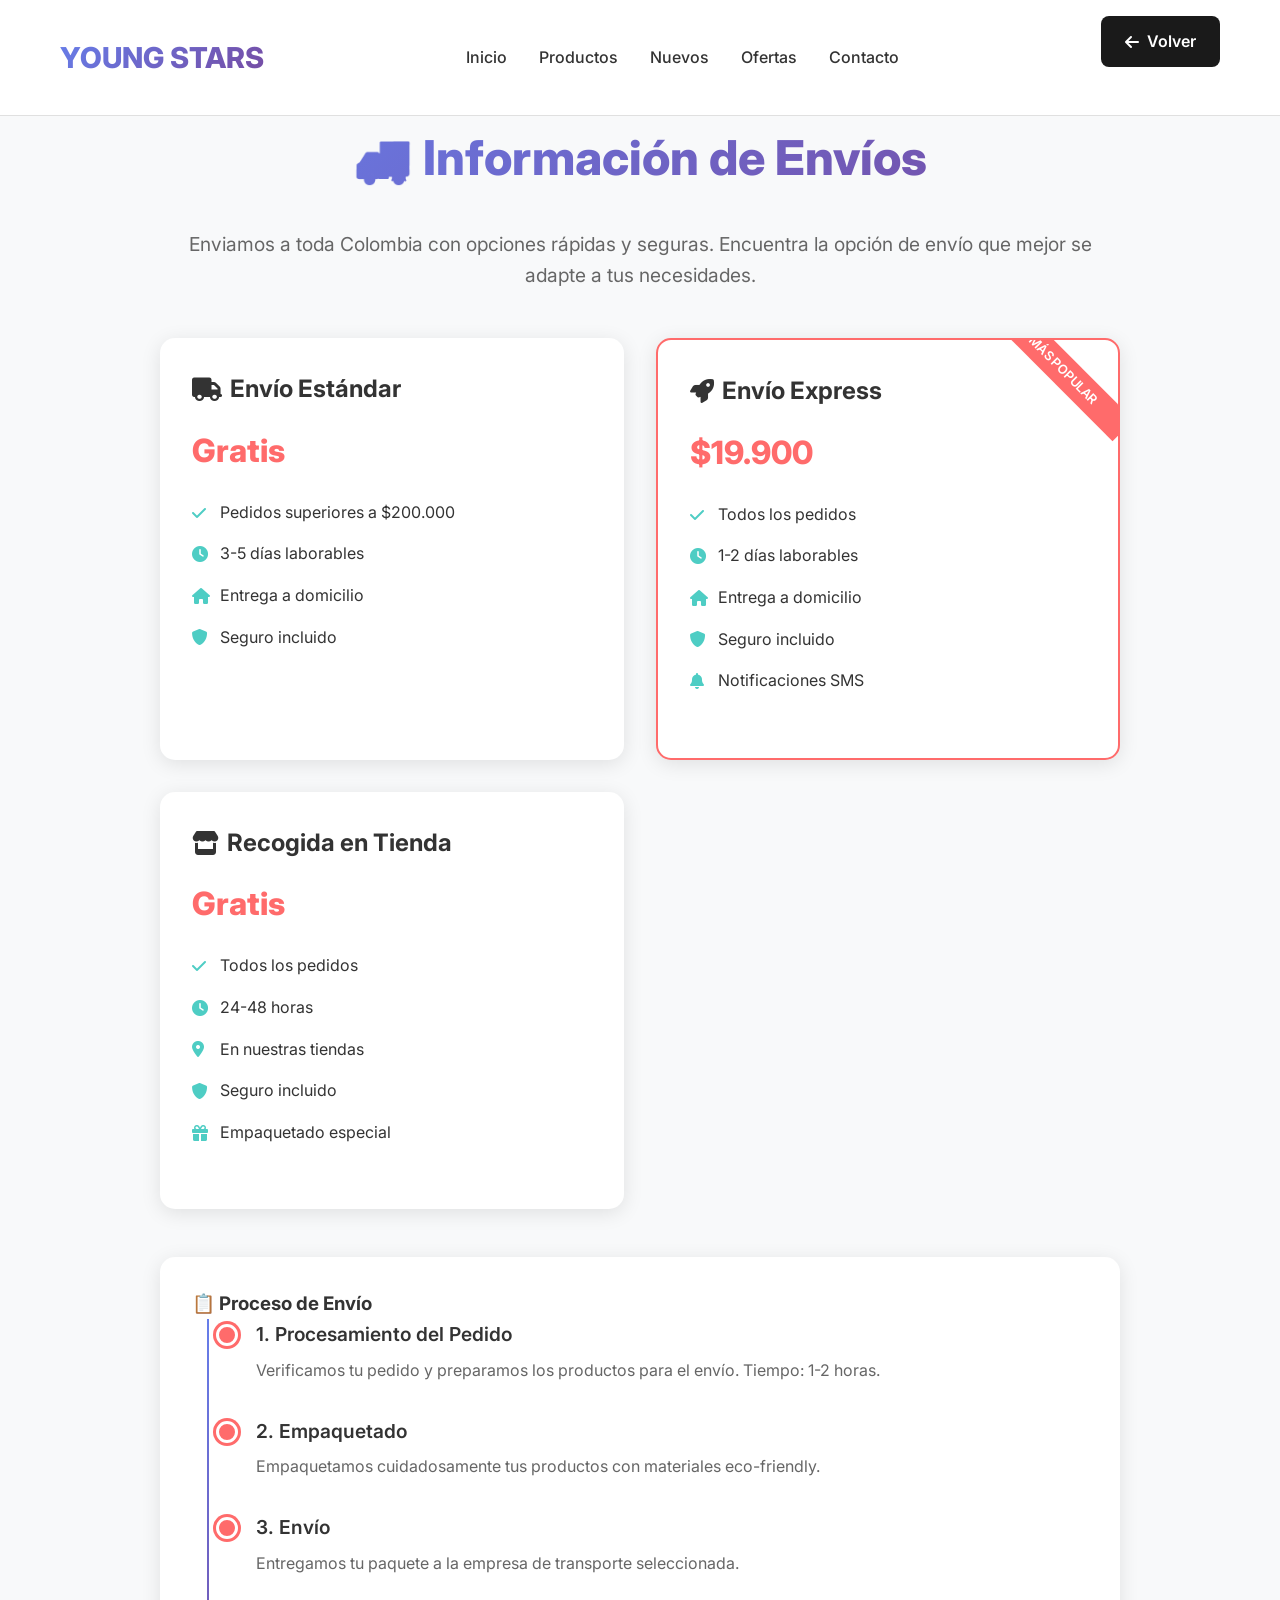
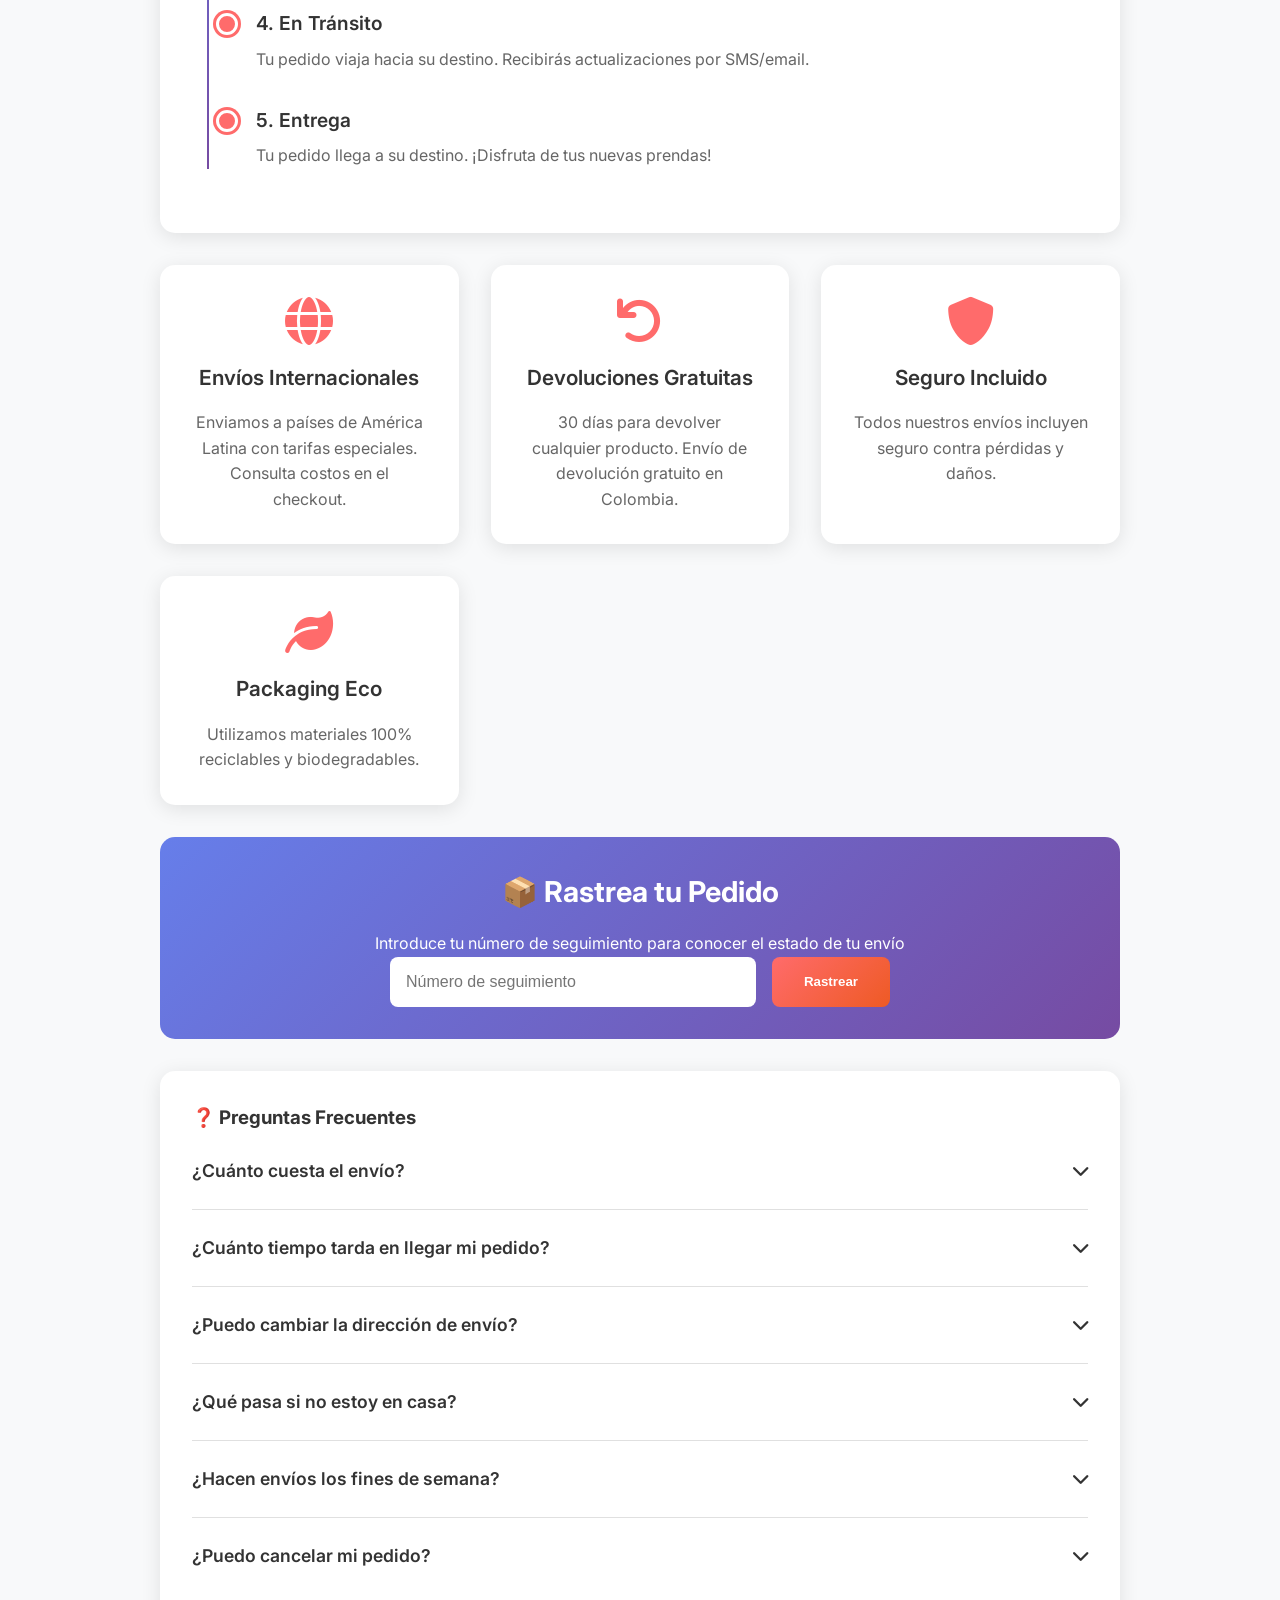
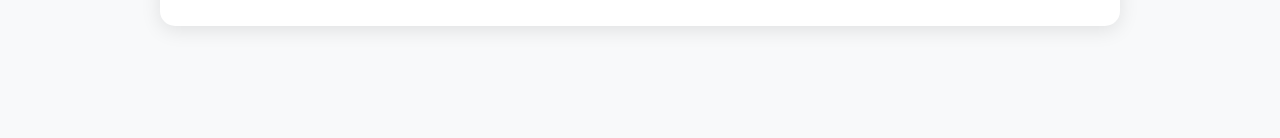
<file: envios.html>
<!DOCTYPE html>
<html lang="es">
<head>
    <meta charset="UTF-8">
    <meta name="viewport" content="width=device-width, initial-scale=1.0">
    <title>Envíos - Young Stars</title>
    <link rel="stylesheet" href="styles.css">
    <link href="https://fonts.googleapis.com/css2?family=Inter:wght@300;400;500;600;700;800&display=swap" rel="stylesheet">
    <link rel="stylesheet" href="https://cdnjs.cloudflare.com/ajax/libs/font-awesome/6.0.0/css/all.min.css">
    <style>
        .shipping-page {
            padding: 120px 0 80px;
            background: var(--bg-light);
        }
        
        .shipping-content {
            max-width: 1000px;
            margin: 0 auto;
            padding: 0 20px;
        }
        
        .shipping-page h1 {
            text-align: center;
            font-size: 3rem;
            font-weight: 800;
            margin-bottom: 2rem;
            background: var(--gradient);
            -webkit-background-clip: text;
            -webkit-text-fill-color: transparent;
            background-clip: text;
        }
        
        .shipping-intro {
            text-align: center;
            margin-bottom: 3rem;
            font-size: 1.2rem;
            color: var(--text-gray);
            line-height: 1.6;
        }
        
        .shipping-options {
            display: grid;
            grid-template-columns: repeat(auto-fit, minmax(300px, 1fr));
            gap: 2rem;
            margin-bottom: 3rem;
        }
        
        .shipping-option {
            background: white;
            border-radius: 15px;
            padding: 2rem;
            box-shadow: var(--shadow);
            transition: transform 0.3s ease;
            position: relative;
            overflow: hidden;
        }
        
        .shipping-option:hover {
            transform: translateY(-5px);
        }
        
        .shipping-option.featured {
            border: 2px solid var(--secondary-color);
        }
        
        .shipping-option.featured::before {
            content: "MÁS POPULAR";
            position: absolute;
            top: 15px;
            right: -30px;
            background: var(--secondary-color);
            color: white;
            padding: 5px 40px;
            font-size: 0.8rem;
            font-weight: 600;
            transform: rotate(45deg);
        }
        
        .shipping-option h3 {
            font-size: 1.5rem;
            font-weight: 700;
            margin-bottom: 1rem;
            color: var(--text-dark);
            display: flex;
            align-items: center;
            gap: 0.5rem;
        }
        
        .shipping-price {
            font-size: 2rem;
            font-weight: 800;
            color: var(--secondary-color);
            margin-bottom: 1rem;
        }
        
        .shipping-details {
            list-style: none;
            padding: 0;
            margin-bottom: 1.5rem;
        }
        
        .shipping-details li {
            padding: 0.5rem 0;
            display: flex;
            align-items: center;
            gap: 0.5rem;
        }
        
        .shipping-details li i {
            color: var(--accent-color);
            width: 20px;
        }
        
        .shipping-timeline {
            background: white;
            border-radius: 15px;
            padding: 2rem;
            margin: 2rem 0;
            box-shadow: var(--shadow);
        }
        
        .timeline {
            position: relative;
            padding-left: 2rem;
        }
        
        .timeline::before {
            content: '';
            position: absolute;
            left: 15px;
            top: 0;
            bottom: 0;
            width: 2px;
            background: var(--gradient);
        }
        
        .timeline-item {
            position: relative;
            margin-bottom: 2rem;
            padding-left: 2rem;
        }
        
        .timeline-item::before {
            content: '';
            position: absolute;
            left: -8px;
            top: 5px;
            width: 16px;
            height: 16px;
            border-radius: 50%;
            background: var(--secondary-color);
            border: 3px solid white;
            box-shadow: 0 0 0 3px var(--secondary-color);
        }
        
        .timeline-item h4 {
            font-size: 1.2rem;
            font-weight: 600;
            margin-bottom: 0.5rem;
            color: var(--text-dark);
        }
        
        .timeline-item p {
            color: var(--text-gray);
            line-height: 1.6;
        }
        
        .shipping-info {
            display: grid;
            grid-template-columns: repeat(auto-fit, minmax(250px, 1fr));
            gap: 2rem;
            margin: 2rem 0;
        }
        
        .info-card {
            background: white;
            border-radius: 15px;
            padding: 2rem;
            box-shadow: var(--shadow);
            text-align: center;
        }
        
        .info-card i {
            font-size: 3rem;
            color: var(--secondary-color);
            margin-bottom: 1rem;
        }
        
        .info-card h3 {
            font-size: 1.3rem;
            font-weight: 600;
            margin-bottom: 1rem;
            color: var(--text-dark);
        }
        
        .info-card p {
            color: var(--text-gray);
            line-height: 1.6;
        }
        
        .shipping-faq {
            background: white;
            border-radius: 15px;
            padding: 2rem;
            margin: 2rem 0;
            box-shadow: var(--shadow);
        }
        
        .faq-item {
            border-bottom: 1px solid var(--border-color);
            padding: 1.5rem 0;
        }
        
        .faq-item:last-child {
            border-bottom: none;
        }
        
        .faq-question {
            font-size: 1.1rem;
            font-weight: 600;
            color: var(--text-dark);
            cursor: pointer;
            display: flex;
            justify-content: space-between;
            align-items: center;
            transition: color 0.3s ease;
        }
        
        .faq-question:hover {
            color: var(--secondary-color);
        }
        
        .faq-answer {
            margin-top: 1rem;
            color: var(--text-gray);
            line-height: 1.6;
            display: none;
        }
        
        .faq-answer.show {
            display: block;
        }
        
        .faq-icon {
            transition: transform 0.3s ease;
        }
        
        .faq-icon.rotated {
            transform: rotate(180deg);
        }
        
        .tracking-section {
            background: linear-gradient(135deg, #667eea 0%, #764ba2 100%);
            color: white;
            border-radius: 15px;
            padding: 2rem;
            margin: 2rem 0;
            text-align: center;
        }
        
        .tracking-section h3 {
            font-size: 1.8rem;
            font-weight: 700;
            margin-bottom: 1rem;
        }
        
        .tracking-form {
            display: flex;
            max-width: 500px;
            margin: 0 auto;
            gap: 1rem;
        }
        
        .tracking-form input {
            flex: 1;
            padding: 1rem;
            border: none;
            border-radius: 8px;
            font-size: 1rem;
            outline: none;
        }
        
        .tracking-form button {
            background: var(--gradient-accent);
            color: white;
            border: none;
            padding: 1rem 2rem;
            border-radius: 8px;
            font-weight: 600;
            cursor: pointer;
            transition: all 0.3s ease;
        }
        
        .tracking-form button:hover {
            transform: translateY(-2px);
            box-shadow: var(--shadow-hover);
        }
        
        .back-btn {
            display: inline-flex;
            align-items: center;
            gap: 0.5rem;
            background: var(--primary-color);
            color: white;
            text-decoration: none;
            padding: 0.8rem 1.5rem;
            border-radius: 8px;
            font-weight: 600;
            transition: all 0.3s ease;
            margin-bottom: 2rem;
        }
        
        .back-btn:hover {
            background: var(--secondary-color);
            transform: translateY(-2px);
        }
        
        @media (max-width: 768px) {
            .shipping-page h1 {
                font-size: 2rem;
            }
            
            .shipping-options {
                grid-template-columns: 1fr;
            }
            
            .tracking-form {
                flex-direction: column;
            }
            
            .timeline {
                padding-left: 1rem;
            }
            
            .timeline-item {
                padding-left: 1.5rem;
            }
        }
    </style>
</head>
<body>
    <!-- Header -->
    <header class="header">
        <nav class="navbar">
            <div class="nav-container">
                <div class="logo">
                    <a href="index.html" style="text-decoration: none; color: inherit;">
                        <h1>YOUNG STARS</h1>
                    </a>
                </div>
                <ul class="nav-menu">
                    <li><a href="index.html" class="nav-link">Inicio</a></li>
                    <li><a href="index.html#productos" class="nav-link">Productos</a></li>
                    <li><a href="index.html#nuevos" class="nav-link">Nuevos</a></li>
                    <li><a href="index.html#ofertas" class="nav-link">Ofertas</a></li>
                    <li><a href="index.html#contacto" class="nav-link">Contacto</a></li>
                </ul>
                <div class="nav-icons">
                    <a href="index.html" class="back-btn">
                        <i class="fas fa-arrow-left"></i>
                        Volver
                    </a>
                </div>
            </div>
        </nav>
    </header>

    <!-- Shipping Page -->
    <section class="shipping-page">
        <div class="shipping-content">
            <h1>🚚 Información de Envíos</h1>
            <p class="shipping-intro">
                Enviamos a toda Colombia con opciones rápidas y seguras. 
                Encuentra la opción de envío que mejor se adapte a tus necesidades.
            </p>

            <!-- Shipping Options -->
            <div class="shipping-options">
                <div class="shipping-option">
                    <h3><i class="fas fa-truck"></i> Envío Estándar</h3>
                    <div class="shipping-price">Gratis</div>
                    <ul class="shipping-details">
                        <li><i class="fas fa-check"></i> Pedidos superiores a $200.000</li>
                        <li><i class="fas fa-clock"></i> 3-5 días laborables</li>
                        <li><i class="fas fa-home"></i> Entrega a domicilio</li>
                        <li><i class="fas fa-shield-alt"></i> Seguro incluido</li>
                    </ul>
                </div>

                <div class="shipping-option featured">
                    <h3><i class="fas fa-rocket"></i> Envío Express</h3>
                    <div class="shipping-price">$19.900</div>
                    <ul class="shipping-details">
                        <li><i class="fas fa-check"></i> Todos los pedidos</li>
                        <li><i class="fas fa-clock"></i> 1-2 días laborables</li>
                        <li><i class="fas fa-home"></i> Entrega a domicilio</li>
                        <li><i class="fas fa-shield-alt"></i> Seguro incluido</li>
                        <li><i class="fas fa-bell"></i> Notificaciones SMS</li>
                    </ul>
                </div>

                <div class="shipping-option">
                    <h3><i class="fas fa-store"></i> Recogida en Tienda</h3>
                    <div class="shipping-price">Gratis</div>
                    <ul class="shipping-details">
                        <li><i class="fas fa-check"></i> Todos los pedidos</li>
                        <li><i class="fas fa-clock"></i> 24-48 horas</li>
                        <li><i class="fas fa-map-marker-alt"></i> En nuestras tiendas</li>
                        <li><i class="fas fa-shield-alt"></i> Seguro incluido</li>
                        <li><i class="fas fa-gift"></i> Empaquetado especial</li>
                    </ul>
                </div>
            </div>

            <!-- Shipping Timeline -->
            <div class="shipping-timeline">
                <h3>📋 Proceso de Envío</h3>
                <div class="timeline">
                    <div class="timeline-item">
                        <h4>1. Procesamiento del Pedido</h4>
                        <p>Verificamos tu pedido y preparamos los productos para el envío. Tiempo: 1-2 horas.</p>
                    </div>
                    <div class="timeline-item">
                        <h4>2. Empaquetado</h4>
                        <p>Empaquetamos cuidadosamente tus productos con materiales eco-friendly.</p>
                    </div>
                    <div class="timeline-item">
                        <h4>3. Envío</h4>
                        <p>Entregamos tu paquete a la empresa de transporte seleccionada.</p>
                    </div>
                    <div class="timeline-item">
                        <h4>4. En Tránsito</h4>
                        <p>Tu pedido viaja hacia su destino. Recibirás actualizaciones por SMS/email.</p>
                    </div>
                    <div class="timeline-item">
                        <h4>5. Entrega</h4>
                        <p>Tu pedido llega a su destino. ¡Disfruta de tus nuevas prendas!</p>
                    </div>
                </div>
            </div>

            <!-- Shipping Info -->
            <div class="shipping-info">
                <div class="info-card">
                    <i class="fas fa-globe"></i>
                    <h3>Envíos Internacionales</h3>
                    <p>Enviamos a países de América Latina con tarifas especiales. Consulta costos en el checkout.</p>
                </div>
                <div class="info-card">
                    <i class="fas fa-undo"></i>
                    <h3>Devoluciones Gratuitas</h3>
                    <p>30 días para devolver cualquier producto. Envío de devolución gratuito en Colombia.</p>
                </div>
                <div class="info-card">
                    <i class="fas fa-shield-alt"></i>
                    <h3>Seguro Incluido</h3>
                    <p>Todos nuestros envíos incluyen seguro contra pérdidas y daños.</p>
                </div>
                <div class="info-card">
                    <i class="fas fa-leaf"></i>
                    <h3>Packaging Eco</h3>
                    <p>Utilizamos materiales 100% reciclables y biodegradables.</p>
                </div>
            </div>

            <!-- Tracking Section -->
            <div class="tracking-section">
                <h3>📦 Rastrea tu Pedido</h3>
                <p>Introduce tu número de seguimiento para conocer el estado de tu envío</p>
                <form class="tracking-form" id="tracking-form">
                    <input type="text" placeholder="Número de seguimiento" required>
                    <button type="submit">Rastrear</button>
                </form>
            </div>

            <!-- FAQ -->
            <div class="shipping-faq">
                <h3>❓ Preguntas Frecuentes</h3>
                
                <div class="faq-item">
                    <div class="faq-question" onclick="toggleFAQ(this)">
                        ¿Cuánto cuesta el envío?
                        <i class="fas fa-chevron-down faq-icon"></i>
                    </div>
                    <div class="faq-answer">
                        El envío es gratuito para pedidos superiores a $200.000. Para pedidos menores, el envío estándar cuesta $15.900 y el express $19.900. La recogida en tienda siempre es gratuita.
                    </div>
                </div>

                <div class="faq-item">
                    <div class="faq-question" onclick="toggleFAQ(this)">
                        ¿Cuánto tiempo tarda en llegar mi pedido?
                        <i class="fas fa-chevron-down faq-icon"></i>
                    </div>
                    <div class="faq-answer">
                        El envío estándar tarda 3-5 días laborables, el express 1-2 días laborables, y la recogida en tienda está disponible en 24-48 horas.
                    </div>
                </div>

                <div class="faq-item">
                    <div class="faq-question" onclick="toggleFAQ(this)">
                        ¿Puedo cambiar la dirección de envío?
                        <i class="fas fa-chevron-down faq-icon"></i>
                    </div>
                    <div class="faq-answer">
                        Sí, puedes cambiar la dirección de envío hasta 2 horas después de realizar el pedido. Después de ese tiempo, contacta con nuestro servicio al cliente.
                    </div>
                </div>

                <div class="faq-item">
                    <div class="faq-question" onclick="toggleFAQ(this)">
                        ¿Qué pasa si no estoy en casa?
                        <i class="fas fa-chevron-down faq-icon"></i>
                    </div>
                    <div class="faq-answer">
                        El transportista intentará entregar en 3 ocasiones. Si no hay nadie, dejarán un aviso para recoger en la oficina de correos más cercana.
                    </div>
                </div>

                <div class="faq-item">
                    <div class="faq-question" onclick="toggleFAQ(this)">
                        ¿Hacen envíos los fines de semana?
                        <i class="fas fa-chevron-down faq-icon"></i>
                    </div>
                    <div class="faq-answer">
                        No procesamos envíos los fines de semana, pero sí entregamos los sábados en algunas zonas. Los domingos no hay entregas.
                    </div>
                </div>

                <div class="faq-item">
                    <div class="faq-question" onclick="toggleFAQ(this)">
                        ¿Puedo cancelar mi pedido?
                        <i class="fas fa-chevron-down faq-icon"></i>
                    </div>
                    <div class="faq-answer">
                        Puedes cancelar tu pedido hasta 2 horas después de realizarlo. Después de ese tiempo, el pedido ya estará en proceso de envío.
                    </div>
                </div>
            </div>
        </div>
    </section>

    <script>
        // FAQ Toggle
        function toggleFAQ(element) {
            const answer = element.nextElementSibling;
            const icon = element.querySelector('.faq-icon');
            
            answer.classList.toggle('show');
            icon.classList.toggle('rotated');
        }

        // Tracking Form
        document.getElementById('tracking-form').addEventListener('submit', function(e) {
            e.preventDefault();
            const trackingNumber = this.querySelector('input').value;
            
            if (trackingNumber) {
                // Simular búsqueda de seguimiento
                alert(`Buscando información para el número: ${trackingNumber}\n\nEstado: En tránsito\nUbicación: Centro de distribución Madrid\nPróxima actualización: Mañana a las 10:00`);
            }
        });

        // Smooth scrolling for FAQ
        document.querySelectorAll('.faq-question').forEach(question => {
            question.addEventListener('click', function() {
                setTimeout(() => {
                    this.scrollIntoView({ behavior: 'smooth', block: 'center' });
                }, 300);
            });
        });
    </script>
</body>
</html>
</file>
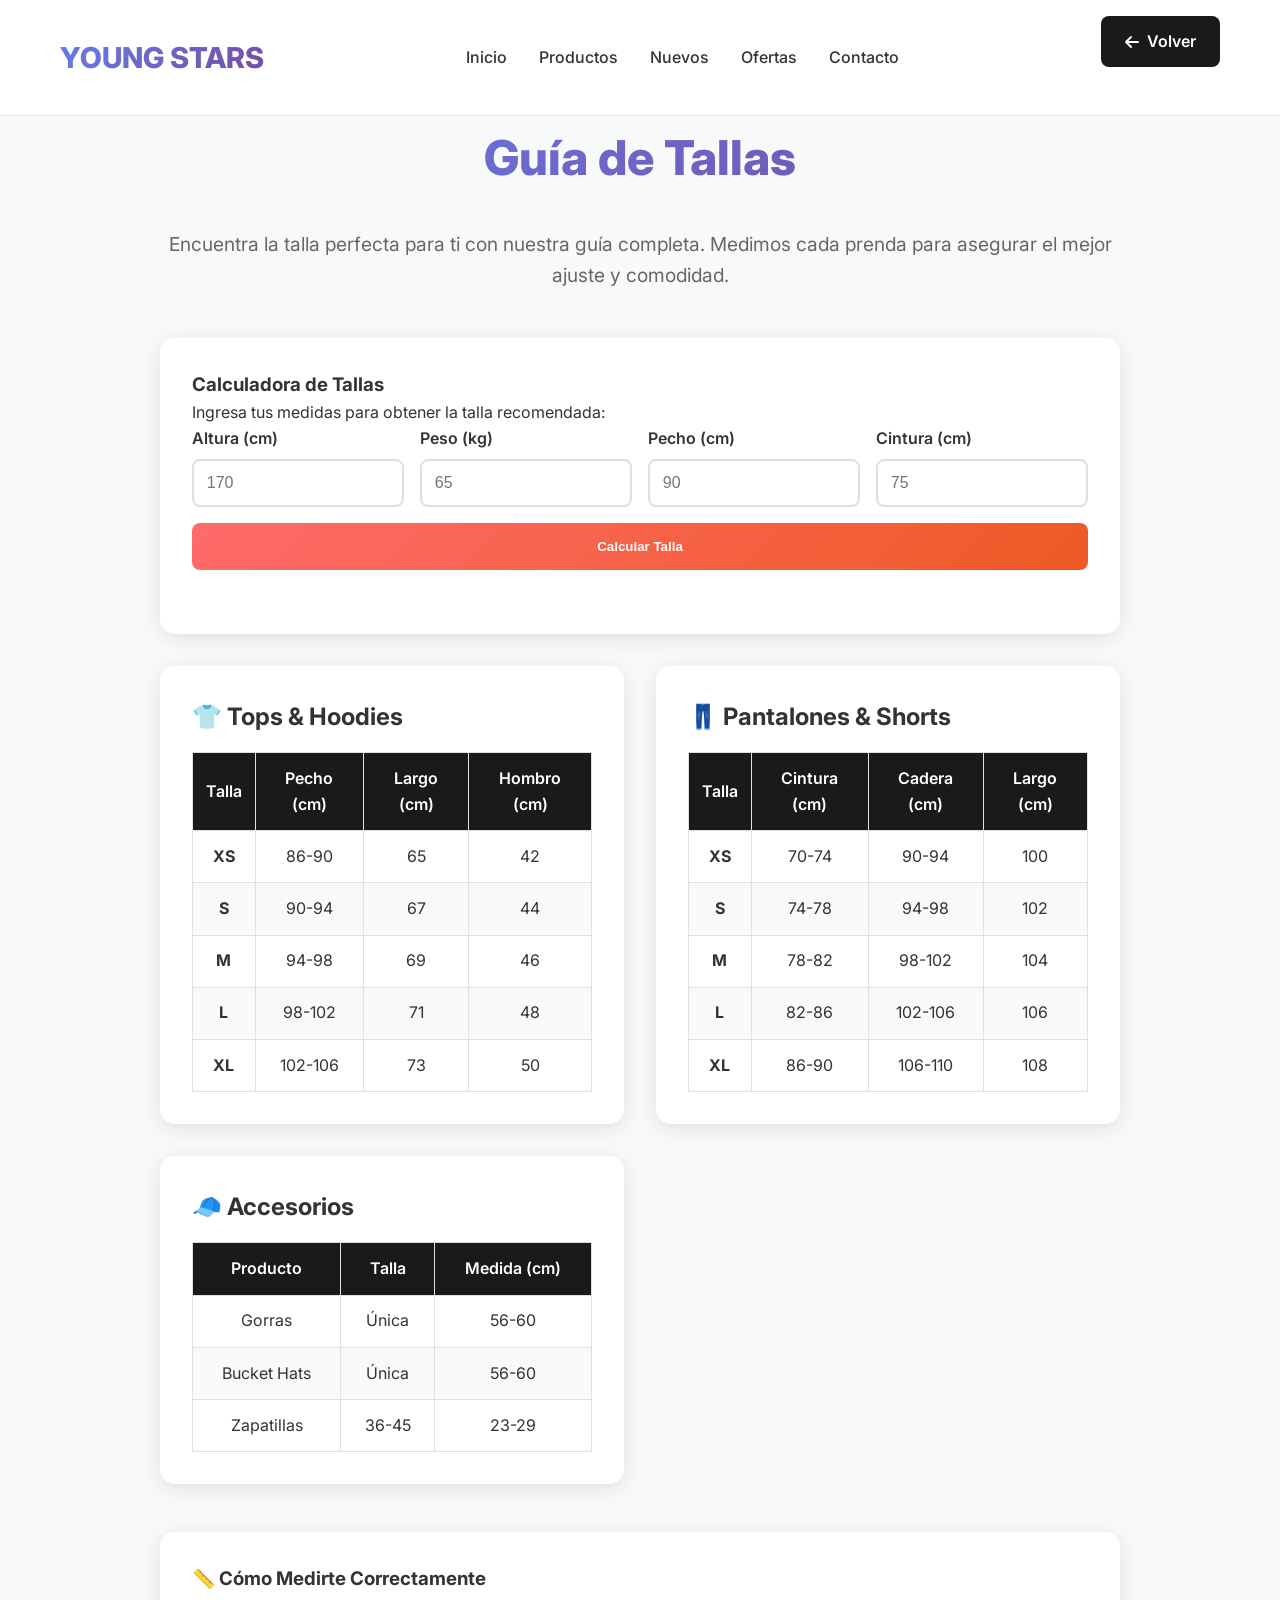
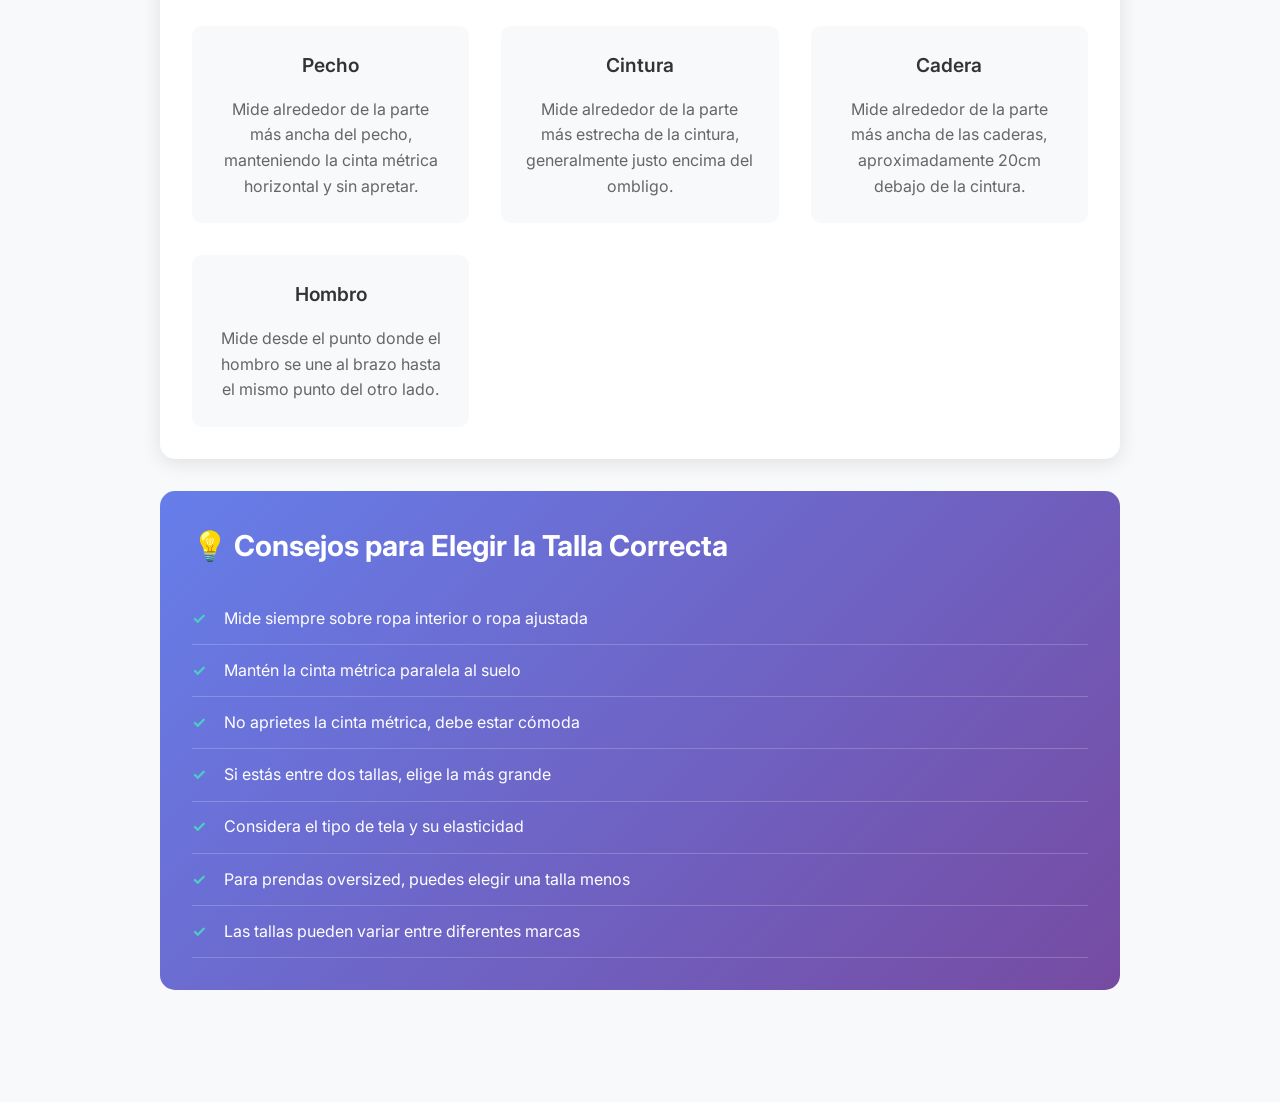
<file: guia-tallas.html>
<!DOCTYPE html>
<html lang="es">
<head>
    <meta charset="UTF-8">
    <meta name="viewport" content="width=device-width, initial-scale=1.0">
    <title>Guía de Tallas - Young Stars</title>
    <link rel="stylesheet" href="styles.css">
    <link href="https://fonts.googleapis.com/css2?family=Inter:wght@300;400;500;600;700;800&display=swap" rel="stylesheet">
    <link rel="stylesheet" href="https://cdnjs.cloudflare.com/ajax/libs/font-awesome/6.0.0/css/all.min.css">
    <style>
        .size-guide {
            padding: 120px 0 80px;
            background: var(--bg-light);
        }
        
        .size-guide-content {
            max-width: 1000px;
            margin: 0 auto;
            padding: 0 20px;
        }
        
        .size-guide h1 {
            text-align: center;
            font-size: 3rem;
            font-weight: 800;
            margin-bottom: 2rem;
            background: var(--gradient);
            -webkit-background-clip: text;
            -webkit-text-fill-color: transparent;
            background-clip: text;
        }
        
        .size-guide-intro {
            text-align: center;
            margin-bottom: 3rem;
            font-size: 1.2rem;
            color: var(--text-gray);
            line-height: 1.6;
        }
        
        .size-categories {
            display: grid;
            grid-template-columns: repeat(auto-fit, minmax(300px, 1fr));
            gap: 2rem;
            margin-bottom: 3rem;
        }
        
        .size-category {
            background: white;
            border-radius: 15px;
            padding: 2rem;
            box-shadow: var(--shadow);
            transition: transform 0.3s ease;
        }
        
        .size-category:hover {
            transform: translateY(-5px);
        }
        
        .size-category h3 {
            font-size: 1.5rem;
            font-weight: 700;
            margin-bottom: 1rem;
            color: var(--text-dark);
        }
        
        .size-table {
            width: 100%;
            border-collapse: collapse;
            margin-top: 1rem;
        }
        
        .size-table th,
        .size-table td {
            padding: 0.8rem;
            text-align: center;
            border: 1px solid var(--border-color);
        }
        
        .size-table th {
            background: var(--primary-color);
            color: white;
            font-weight: 600;
        }
        
        .size-table tr:nth-child(even) {
            background: var(--bg-light);
        }
        
        .size-table tr:hover {
            background: rgba(255, 107, 107, 0.1);
        }
        
        .size-measurements {
            background: white;
            border-radius: 15px;
            padding: 2rem;
            margin: 2rem 0;
            box-shadow: var(--shadow);
        }
        
        .measurement-guide {
            display: grid;
            grid-template-columns: repeat(auto-fit, minmax(250px, 1fr));
            gap: 2rem;
            margin-top: 2rem;
        }
        
        .measurement-item {
            text-align: center;
            padding: 1.5rem;
            background: var(--bg-light);
            border-radius: 10px;
        }
        
        .measurement-item h4 {
            font-size: 1.2rem;
            font-weight: 600;
            margin-bottom: 1rem;
            color: var(--text-dark);
        }
        
        .measurement-item p {
            color: var(--text-gray);
            line-height: 1.6;
        }
        
        .size-tips {
            background: linear-gradient(135deg, #667eea 0%, #764ba2 100%);
            color: white;
            border-radius: 15px;
            padding: 2rem;
            margin: 2rem 0;
        }
        
        .size-tips h3 {
            font-size: 1.8rem;
            font-weight: 700;
            margin-bottom: 1.5rem;
        }
        
        .tips-list {
            list-style: none;
            padding: 0;
        }
        
        .tips-list li {
            padding: 0.8rem 0;
            border-bottom: 1px solid rgba(255, 255, 255, 0.2);
            position: relative;
            padding-left: 2rem;
        }
        
        .tips-list li:before {
            content: "✓";
            position: absolute;
            left: 0;
            color: var(--accent-color);
            font-weight: bold;
        }
        
        .size-calculator {
            background: white;
            border-radius: 15px;
            padding: 2rem;
            margin: 2rem 0;
            box-shadow: var(--shadow);
        }
        
        .calculator-form {
            display: grid;
            grid-template-columns: repeat(auto-fit, minmax(200px, 1fr));
            gap: 1rem;
            margin-bottom: 2rem;
        }
        
        .form-group {
            display: flex;
            flex-direction: column;
        }
        
        .form-group label {
            font-weight: 600;
            margin-bottom: 0.5rem;
            color: var(--text-dark);
        }
        
        .form-group input,
        .form-group select {
            padding: 0.8rem;
            border: 2px solid var(--border-color);
            border-radius: 8px;
            font-size: 1rem;
            transition: border-color 0.3s ease;
        }
        
        .form-group input:focus,
        .form-group select:focus {
            outline: none;
            border-color: var(--secondary-color);
        }
        
        .calculate-btn {
            background: var(--gradient-accent);
            color: white;
            border: none;
            padding: 1rem 2rem;
            border-radius: 8px;
            font-weight: 600;
            cursor: pointer;
            transition: all 0.3s ease;
            grid-column: 1 / -1;
        }
        
        .calculate-btn:hover {
            transform: translateY(-2px);
            box-shadow: var(--shadow-hover);
        }
        
        .result {
            background: var(--bg-light);
            padding: 1.5rem;
            border-radius: 10px;
            margin-top: 1rem;
            text-align: center;
            display: none;
        }
        
        .result.show {
            display: block;
        }
        
        .result h4 {
            color: var(--secondary-color);
            font-size: 1.3rem;
            margin-bottom: 0.5rem;
        }
        
        .back-btn {
            display: inline-flex;
            align-items: center;
            gap: 0.5rem;
            background: var(--primary-color);
            color: white;
            text-decoration: none;
            padding: 0.8rem 1.5rem;
            border-radius: 8px;
            font-weight: 600;
            transition: all 0.3s ease;
            margin-bottom: 2rem;
        }
        
        .back-btn:hover {
            background: var(--secondary-color);
            transform: translateY(-2px);
        }
        
        @media (max-width: 768px) {
            .size-guide h1 {
                font-size: 2rem;
            }
            
            .size-categories {
                grid-template-columns: 1fr;
            }
            
            .size-table {
                font-size: 0.9rem;
            }
            
            .size-table th,
            .size-table td {
                padding: 0.5rem;
            }
            
            .calculator-form {
                grid-template-columns: 1fr;
            }
        }
    </style>
</head>
<body>
    <!-- Header -->
    <header class="header">
        <nav class="navbar">
            <div class="nav-container">
                <div class="logo">
                    <a href="index.html" style="text-decoration: none; color: inherit;">
                        <h1>YOUNG STARS</h1>
                    </a>
                </div>
                <ul class="nav-menu">
                    <li><a href="index.html" class="nav-link">Inicio</a></li>
                    <li><a href="index.html#productos" class="nav-link">Productos</a></li>
                    <li><a href="index.html#nuevos" class="nav-link">Nuevos</a></li>
                    <li><a href="index.html#ofertas" class="nav-link">Ofertas</a></li>
                    <li><a href="index.html#contacto" class="nav-link">Contacto</a></li>
                </ul>
                <div class="nav-icons">
                    <a href="index.html" class="back-btn">
                        <i class="fas fa-arrow-left"></i>
                        Volver
                    </a>
                </div>
            </div>
        </nav>
    </header>

    <!-- Size Guide Section -->
    <section class="size-guide">
        <div class="size-guide-content">
            <h1>Guía de Tallas</h1>
            <p class="size-guide-intro">
                Encuentra la talla perfecta para ti con nuestra guía completa. 
                Medimos cada prenda para asegurar el mejor ajuste y comodidad.
            </p>

            <!-- Size Calculator -->
            <div class="size-calculator">
                <h3>Calculadora de Tallas</h3>
                <p>Ingresa tus medidas para obtener la talla recomendada:</p>
                <form class="calculator-form" id="size-calculator">
                    <div class="form-group">
                        <label for="height">Altura (cm)</label>
                        <input type="number" id="height" placeholder="170" min="140" max="220">
                    </div>
                    <div class="form-group">
                        <label for="weight">Peso (kg)</label>
                        <input type="number" id="weight" placeholder="65" min="40" max="120">
                    </div>
                    <div class="form-group">
                        <label for="chest">Pecho (cm)</label>
                        <input type="number" id="chest" placeholder="90" min="70" max="130">
                    </div>
                    <div class="form-group">
                        <label for="waist">Cintura (cm)</label>
                        <input type="number" id="waist" placeholder="75" min="60" max="110">
                    </div>
                    <button type="submit" class="calculate-btn">Calcular Talla</button>
                </form>
                <div class="result" id="size-result">
                    <h4>Tu talla recomendada es: <span id="recommended-size"></span></h4>
                    <p id="size-explanation"></p>
                </div>
            </div>

            <!-- Size Categories -->
            <div class="size-categories">
                <!-- Tops -->
                <div class="size-category">
                    <h3>👕 Tops & Hoodies</h3>
                    <table class="size-table">
                        <thead>
                            <tr>
                                <th>Talla</th>
                                <th>Pecho (cm)</th>
                                <th>Largo (cm)</th>
                                <th>Hombro (cm)</th>
                            </tr>
                        </thead>
                        <tbody>
                            <tr>
                                <td><strong>XS</strong></td>
                                <td>86-90</td>
                                <td>65</td>
                                <td>42</td>
                            </tr>
                            <tr>
                                <td><strong>S</strong></td>
                                <td>90-94</td>
                                <td>67</td>
                                <td>44</td>
                            </tr>
                            <tr>
                                <td><strong>M</strong></td>
                                <td>94-98</td>
                                <td>69</td>
                                <td>46</td>
                            </tr>
                            <tr>
                                <td><strong>L</strong></td>
                                <td>98-102</td>
                                <td>71</td>
                                <td>48</td>
                            </tr>
                            <tr>
                                <td><strong>XL</strong></td>
                                <td>102-106</td>
                                <td>73</td>
                                <td>50</td>
                            </tr>
                        </tbody>
                    </table>
                </div>

                <!-- Bottoms -->
                <div class="size-category">
                    <h3>👖 Pantalones & Shorts</h3>
                    <table class="size-table">
                        <thead>
                            <tr>
                                <th>Talla</th>
                                <th>Cintura (cm)</th>
                                <th>Cadera (cm)</th>
                                <th>Largo (cm)</th>
                            </tr>
                        </thead>
                        <tbody>
                            <tr>
                                <td><strong>XS</strong></td>
                                <td>70-74</td>
                                <td>90-94</td>
                                <td>100</td>
                            </tr>
                            <tr>
                                <td><strong>S</strong></td>
                                <td>74-78</td>
                                <td>94-98</td>
                                <td>102</td>
                            </tr>
                            <tr>
                                <td><strong>M</strong></td>
                                <td>78-82</td>
                                <td>98-102</td>
                                <td>104</td>
                            </tr>
                            <tr>
                                <td><strong>L</strong></td>
                                <td>82-86</td>
                                <td>102-106</td>
                                <td>106</td>
                            </tr>
                            <tr>
                                <td><strong>XL</strong></td>
                                <td>86-90</td>
                                <td>106-110</td>
                                <td>108</td>
                            </tr>
                        </tbody>
                    </table>
                </div>

                <!-- Accessories -->
                <div class="size-category">
                    <h3>🧢 Accesorios</h3>
                    <table class="size-table">
                        <thead>
                            <tr>
                                <th>Producto</th>
                                <th>Talla</th>
                                <th>Medida (cm)</th>
                            </tr>
                        </thead>
                        <tbody>
                            <tr>
                                <td>Gorras</td>
                                <td>Única</td>
                                <td>56-60</td>
                            </tr>
                            <tr>
                                <td>Bucket Hats</td>
                                <td>Única</td>
                                <td>56-60</td>
                            </tr>
                            <tr>
                                <td>Zapatillas</td>
                                <td>36-45</td>
                                <td>23-29</td>
                            </tr>
                        </tbody>
                    </table>
                </div>
            </div>

            <!-- Measurement Guide -->
            <div class="size-measurements">
                <h3>📏 Cómo Medirte Correctamente</h3>
                <div class="measurement-guide">
                    <div class="measurement-item">
                        <h4>Pecho</h4>
                        <p>Mide alrededor de la parte más ancha del pecho, manteniendo la cinta métrica horizontal y sin apretar.</p>
                    </div>
                    <div class="measurement-item">
                        <h4>Cintura</h4>
                        <p>Mide alrededor de la parte más estrecha de la cintura, generalmente justo encima del ombligo.</p>
                    </div>
                    <div class="measurement-item">
                        <h4>Cadera</h4>
                        <p>Mide alrededor de la parte más ancha de las caderas, aproximadamente 20cm debajo de la cintura.</p>
                    </div>
                    <div class="measurement-item">
                        <h4>Hombro</h4>
                        <p>Mide desde el punto donde el hombro se une al brazo hasta el mismo punto del otro lado.</p>
                    </div>
                </div>
            </div>

            <!-- Size Tips -->
            <div class="size-tips">
                <h3>💡 Consejos para Elegir la Talla Correcta</h3>
                <ul class="tips-list">
                    <li>Mide siempre sobre ropa interior o ropa ajustada</li>
                    <li>Mantén la cinta métrica paralela al suelo</li>
                    <li>No aprietes la cinta métrica, debe estar cómoda</li>
                    <li>Si estás entre dos tallas, elige la más grande</li>
                    <li>Considera el tipo de tela y su elasticidad</li>
                    <li>Para prendas oversized, puedes elegir una talla menos</li>
                    <li>Las tallas pueden variar entre diferentes marcas</li>
                </ul>
            </div>
        </div>
    </section>

    <script>
        // Size Calculator
        document.getElementById('size-calculator').addEventListener('submit', function(e) {
            e.preventDefault();
            
            const height = parseInt(document.getElementById('height').value);
            const weight = parseInt(document.getElementById('weight').value);
            const chest = parseInt(document.getElementById('chest').value);
            const waist = parseInt(document.getElementById('waist').value);
            
            if (!height || !weight || !chest || !waist) {
                alert('Por favor, completa todos los campos');
                return;
            }
            
            let recommendedSize = '';
            let explanation = '';
            
            // Lógica de cálculo basada en medidas
            if (chest <= 90 && waist <= 74) {
                recommendedSize = 'XS';
                explanation = 'Talla extra pequeña - Perfecta para un ajuste ajustado';
            } else if (chest <= 94 && waist <= 78) {
                recommendedSize = 'S';
                explanation = 'Talla pequeña - Ajuste cómodo y moderno';
            } else if (chest <= 98 && waist <= 82) {
                recommendedSize = 'M';
                explanation = 'Talla mediana - El tamaño más popular y versátil';
            } else if (chest <= 102 && waist <= 86) {
                recommendedSize = 'L';
                explanation = 'Talla grande - Ajuste relajado y cómodo';
            } else {
                recommendedSize = 'XL';
                explanation = 'Talla extra grande - Ajuste amplio y confortable';
            }
            
            document.getElementById('recommended-size').textContent = recommendedSize;
            document.getElementById('size-explanation').textContent = explanation;
            document.getElementById('size-result').classList.add('show');
            
            // Scroll to result
            document.getElementById('size-result').scrollIntoView({ behavior: 'smooth' });
        });
    </script>
</body>
</html>
</file>
<file: styles.css>
/* Reset y Variables CSS */
* {
    margin: 0;
    padding: 0;
    box-sizing: border-box;
}

:root {
    --primary-color: #1a1a1a;
    --secondary-color: #ff6b6b;
    --accent-color: #4ecdc4;
    --text-light: #ffffff;
    --text-dark: #333333;
    --text-gray: #666666;
    --bg-light: #f8f9fa;
    --bg-dark: #1a1a1a;
    --border-color: #e0e0e0;
    --shadow: 0 4px 20px rgba(0, 0, 0, 0.1);
    --shadow-hover: 0 8px 30px rgba(0, 0, 0, 0.15);
    --gradient: linear-gradient(135deg, #667eea 0%, #764ba2 100%);
    --gradient-accent: linear-gradient(135deg, #ff6b6b 0%, #ee5a24 100%);
}

body {
    font-family: 'Inter', sans-serif;
    line-height: 1.6;
    color: var(--text-dark);
    background-color: var(--text-light);
}

.container {
    max-width: 1200px;
    margin: 0 auto;
    padding: 0 20px;
}

/* Header */
.header {
    position: fixed;
    top: 0;
    left: 0;
    right: 0;
    background: rgba(255, 255, 255, 0.95);
    backdrop-filter: blur(10px);
    z-index: 1000;
    border-bottom: 1px solid var(--border-color);
}

.navbar {
    padding: 1rem 0;
}

.nav-container {
    display: flex;
    justify-content: space-between;
    align-items: center;
    max-width: 1200px;
    margin: 0 auto;
    padding: 0 20px;
}

.logo h1 {
    font-size: 1.8rem;
    font-weight: 800;
    background: var(--gradient);
    -webkit-background-clip: text;
    -webkit-text-fill-color: transparent;
    background-clip: text;
}

.logo-container {
    position: relative;
    display: inline-block;
    padding: 10px;
    background: #f8f9fa;
    border-radius: 10px;
    box-shadow: 0 4px 15px rgba(0, 0, 0, 0.1);
}

.logo-stars {
    position: absolute;
    top: 0;
    left: 0;
    right: 0;
    bottom: 0;
    pointer-events: none;
}

.star {
    position: absolute;
    width: 0;
    height: 0;
    border-left: 15px solid transparent;
    border-right: 15px solid transparent;
    border-bottom: 25px solid;
    transform: rotate(35deg);
}

.star::before {
    content: '';
    position: absolute;
    left: -15px;
    top: 8px;
    width: 0;
    height: 0;
    border-left: 15px solid transparent;
    border-right: 15px solid transparent;
    border-bottom: 25px solid;
    transform: rotate(-70deg);
}

.star-left {
    top: 10px;
    left: 10px;
    border-bottom-color: #0066cc;
    animation: starPulse 2s ease-in-out infinite;
}

.star-right {
    top: 10px;
    right: 10px;
    border-bottom-color: #ff0080;
    animation: starPulse 2s ease-in-out infinite 1s;
}

.logo-text {
    position: relative;
    z-index: 2;
    text-align: center;
}

.logo-young {
    font-size: 1.8rem;
    font-weight: 800;
    color: white;
    text-shadow: 3px 3px 0px #000, -1px -1px 0px #0066cc;
    letter-spacing: 2px;
    margin-bottom: 2px;
}

.logo-stars-text {
    font-size: 1.8rem;
    font-weight: 800;
    background: linear-gradient(90deg, #0066cc 0%, #00ff00 100%);
    -webkit-background-clip: text;
    -webkit-text-fill-color: transparent;
    background-clip: text;
    text-shadow: 3px 3px 0px #000;
    letter-spacing: 2px;
    position: relative;
}

.logo-stars-text::before {
    content: '★';
    position: absolute;
    left: -25px;
    top: 50%;
    transform: translateY(-50%);
    color: #0066cc;
    font-size: 1.2rem;
    text-shadow: 2px 2px 0px #000;
}

.logo-stars-text::after {
    content: '★';
    position: absolute;
    right: -25px;
    top: 50%;
    transform: translateY(-50%);
    color: #000;
    font-size: 1.2rem;
    text-shadow: 1px 1px 0px #0066cc;
}

.logo-accents {
    position: absolute;
    top: 0;
    left: 0;
    right: 0;
    bottom: 0;
    pointer-events: none;
}

.accent-line {
    position: absolute;
    height: 4px;
    background: linear-gradient(90deg, #00ff00 0%, #ff0080 100%);
    border: 2px solid #000;
    border-radius: 2px;
}

.accent-top {
    top: 5px;
    left: 20px;
    right: 20px;
    animation: accentSlide 3s ease-in-out infinite;
}

.accent-bottom {
    bottom: 5px;
    left: 20px;
    right: 20px;
    animation: accentSlide 3s ease-in-out infinite 1.5s;
}

@keyframes starPulse {
    0%, 100% { transform: rotate(35deg) scale(1); }
    50% { transform: rotate(35deg) scale(1.1); }
}

@keyframes accentSlide {
    0%, 100% { opacity: 0.7; transform: scaleX(1); }
    50% { opacity: 1; transform: scaleX(1.05); }
}

.logo-container:hover {
    transform: scale(1.05);
    box-shadow: 0 6px 20px rgba(0, 0, 0, 0.2);
}

.logo-container:hover .star {
    animation-duration: 1s;
}

.logo-container:hover .accent-line {
    animation-duration: 2s;
}

.nav-menu {
    display: flex;
    list-style: none;
    gap: 2rem;
}

.nav-link {
    text-decoration: none;
    color: var(--text-dark);
    font-weight: 500;
    transition: color 0.3s ease;
    position: relative;
}

.nav-link:hover {
    color: var(--secondary-color);
}

.nav-link::after {
    content: '';
    position: absolute;
    bottom: -5px;
    left: 0;
    width: 0;
    height: 2px;
    background: var(--gradient-accent);
    transition: width 0.3s ease;
}

.nav-link:hover::after {
    width: 100%;
}

.nav-icons {
    display: flex;
    align-items: center;
    gap: 1rem;
}

.search-btn, .cart-btn, .menu-toggle {
    background: none;
    border: none;
    font-size: 1.2rem;
    cursor: pointer;
    padding: 0.5rem;
    border-radius: 50%;
    transition: all 0.3s ease;
    position: relative;
}

.search-btn:hover, .cart-btn:hover {
    background: var(--bg-light);
    transform: scale(1.1);
}

.cart-count {
    position: absolute;
    top: -5px;
    right: -5px;
    background: var(--secondary-color);
    color: white;
    border-radius: 50%;
    width: 20px;
    height: 20px;
    display: flex;
    align-items: center;
    justify-content: center;
    font-size: 0.8rem;
    font-weight: 600;
}

.menu-toggle {
    display: none;
    flex-direction: column;
    gap: 4px;
}

.menu-toggle span {
    width: 25px;
    height: 3px;
    background: var(--text-dark);
    transition: all 0.3s ease;
}

/* Hero Section */
.hero {
    padding: 120px 0 80px;
    background: linear-gradient(135deg, #667eea 0%, #764ba2 100%);
    color: var(--text-light);
    display: flex;
    align-items: center;
    min-height: 100vh;
}

.hero-content {
    flex: 1;
    max-width: 600px;
    padding: 0 20px;
}

.hero-logo {
    margin-bottom: 2rem;
    text-align: center;
}

.hero-logo-image {
    height: 120px;
    width: auto;
    filter: drop-shadow(0 4px 8px rgba(0, 0, 0, 0.3));
    animation: logoFloat 3s ease-in-out infinite;
}

@keyframes logoFloat {
    0%, 100% { transform: translateY(0px); }
    50% { transform: translateY(-10px); }
}

.hero-title {
    font-size: 3.5rem;
    font-weight: 800;
    margin-bottom: 1rem;
    line-height: 1.2;
    text-shadow: 2px 2px 4px rgba(0, 0, 0, 0.3);
}

.hero-subtitle {
    font-size: 1.2rem;
    margin-bottom: 2rem;
    opacity: 0.9;
    line-height: 1.6;
}

.cta-btn {
    background: var(--gradient-accent);
    color: white;
    border: none;
    padding: 1rem 2rem;
    font-size: 1.1rem;
    font-weight: 600;
    border-radius: 50px;
    cursor: pointer;
    transition: all 0.3s ease;
    text-transform: uppercase;
    letter-spacing: 1px;
}

.cta-btn:hover {
    transform: translateY(-2px);
    box-shadow: var(--shadow-hover);
}

.hero-image {
    flex: 1;
    display: flex;
    justify-content: center;
    align-items: center;
}

.hero-image img {
    width: 100%;
    max-width: 500px;
    height: 400px;
    object-fit: cover;
    border-radius: 20px;
    box-shadow: 0 20px 40px rgba(0, 0, 0, 0.3);
}

/* Section Titles */
.section-title {
    text-align: center;
    font-size: 2.5rem;
    font-weight: 700;
    margin-bottom: 3rem;
    position: relative;
}

.section-title::after {
    content: '';
    position: absolute;
    bottom: -10px;
    left: 50%;
    transform: translateX(-50%);
    width: 80px;
    height: 4px;
    background: var(--gradient-accent);
    border-radius: 2px;
}

/* Featured Products */
.featured-products {
    padding: 80px 0;
    background: var(--bg-light);
}

.products-grid {
    display: grid;
    grid-template-columns: repeat(auto-fit, minmax(280px, 1fr));
    gap: 2rem;
    margin-top: 2rem;
}

.product-card {
    background: white;
    border-radius: 15px;
    overflow: hidden;
    box-shadow: var(--shadow);
    transition: all 0.3s ease;
    position: relative;
}

.product-card:hover {
    transform: translateY(-10px);
    box-shadow: var(--shadow-hover);
}

.product-image {
    width: 100%;
    height: 250px;
    background: var(--gradient);
    display: flex;
    align-items: center;
    justify-content: center;
    font-size: 4rem;
    color: white;
    position: relative;
    overflow: hidden;
}

.product-image img {
    width: 100%;
    height: 100%;
    object-fit: cover;
    object-position: center;
}

.product-image {
    cursor: pointer;
    transition: transform 0.3s ease;
}

.product-image:hover {
    transform: scale(1.02);
}

.product-title {
    cursor: pointer;
    transition: color 0.3s ease;
}

.product-title:hover {
    color: var(--primary-color);
}

.product-badge {
    position: absolute;
    top: 10px;
    right: 10px;
    background: var(--secondary-color);
    color: white;
    padding: 0.3rem 0.8rem;
    border-radius: 20px;
    font-size: 0.8rem;
    font-weight: 600;
}

.product-info {
    padding: 1.5rem;
}

.product-title {
    font-size: 1.2rem;
    font-weight: 600;
    margin-bottom: 0.5rem;
    color: var(--text-dark);
}

.product-description {
    color: var(--text-gray);
    margin-bottom: 1rem;
    font-size: 0.9rem;
    line-height: 1.5;
}

.product-price {
    font-size: 1.5rem;
    font-weight: 700;
    color: var(--secondary-color);
    margin-bottom: 1rem;
}

.add-to-cart {
    width: 100%;
    background: var(--primary-color);
    color: white;
    border: none;
    padding: 0.8rem;
    border-radius: 8px;
    font-weight: 600;
    cursor: pointer;
    transition: all 0.3s ease;
    text-transform: uppercase;
    letter-spacing: 0.5px;
}

.add-to-cart:hover {
    background: var(--secondary-color);
    transform: translateY(-2px);
}

/* New Arrivals */
.new-arrivals {
    padding: 80px 0;
    background: white;
}

/* Ofertas Section */
.offers {
    padding: 80px 0;
    background: linear-gradient(135deg, #ff6b6b 0%, #ee5a24 100%);
    color: white;
}

.offers .section-title {
    color: white;
}

.offers-banner {
    background: rgba(255, 255, 255, 0.1);
    backdrop-filter: blur(10px);
    border-radius: 20px;
    padding: 2rem;
    margin-bottom: 3rem;
    display: flex;
    justify-content: space-between;
    align-items: center;
    flex-wrap: wrap;
    gap: 2rem;
}

.offer-text h3 {
    font-size: 2rem;
    font-weight: 800;
    margin-bottom: 0.5rem;
}

.offer-text p {
    font-size: 1.1rem;
    opacity: 0.9;
}

.offer-timer {
    display: flex;
    gap: 1.5rem;
}

.timer-item {
    text-align: center;
    background: rgba(255, 255, 255, 0.2);
    padding: 1rem;
    border-radius: 15px;
    min-width: 80px;
}

.timer-number {
    display: block;
    font-size: 2rem;
    font-weight: 800;
    line-height: 1;
}

.timer-label {
    font-size: 0.9rem;
    opacity: 0.8;
    text-transform: uppercase;
    letter-spacing: 1px;
}

.offers .product-card {
    background: white;
    color: var(--text-dark);
}

.offers .product-card .product-price {
    color: var(--secondary-color);
}

.offers .product-card .original-price {
    text-decoration: line-through;
    color: var(--text-gray);
    font-size: 1rem;
    margin-right: 0.5rem;
}

.offers .product-card .discount-badge {
    background: var(--secondary-color);
    color: white;
    padding: 0.3rem 0.8rem;
    border-radius: 20px;
    font-size: 0.8rem;
    font-weight: 600;
    position: absolute;
    top: 10px;
    left: 10px;
}

/* About Section */
.about {
    padding: 80px 0;
    background: var(--bg-light);
}

.about-content {
    display: grid;
    grid-template-columns: 2fr 1fr;
    gap: 4rem;
    align-items: center;
}

.about-text h2 {
    font-size: 2.5rem;
    font-weight: 700;
    margin-bottom: 1.5rem;
    color: var(--text-dark);
}

.about-text p {
    font-size: 1.1rem;
    line-height: 1.8;
    color: var(--text-gray);
    margin-bottom: 1.5rem;
}

.about-stats {
    display: flex;
    flex-direction: column;
    gap: 2rem;
}

.stat {
    text-align: center;
    padding: 1.5rem;
    background: white;
    border-radius: 15px;
    box-shadow: var(--shadow);
}

.stat h3 {
    font-size: 2.5rem;
    font-weight: 800;
    color: var(--secondary-color);
    margin-bottom: 0.5rem;
}

.stat p {
    color: var(--text-gray);
    font-weight: 500;
}

/* Newsletter */
.newsletter {
    padding: 60px 0;
    background: var(--gradient);
    color: white;
    text-align: center;
}

.newsletter h2 {
    font-size: 2.5rem;
    font-weight: 700;
    margin-bottom: 1rem;
}

.newsletter p {
    font-size: 1.2rem;
    margin-bottom: 2rem;
    opacity: 0.9;
}

.newsletter-form {
    display: flex;
    max-width: 500px;
    margin: 0 auto;
    gap: 1rem;
}

.newsletter-form input {
    flex: 1;
    padding: 1rem;
    border: none;
    border-radius: 50px;
    font-size: 1rem;
    outline: none;
}

.newsletter-form button {
    background: var(--gradient-accent);
    color: white;
    border: none;
    padding: 1rem 2rem;
    border-radius: 50px;
    font-weight: 600;
    cursor: pointer;
    transition: all 0.3s ease;
}

.newsletter-form button:hover {
    transform: translateY(-2px);
    box-shadow: var(--shadow-hover);
}

/* Footer */
.footer {
    background: var(--primary-color);
    color: var(--text-light);
    padding: 60px 0 20px;
}

.footer-content {
    display: grid;
    grid-template-columns: repeat(auto-fit, minmax(250px, 1fr));
    gap: 2rem;
    margin-bottom: 2rem;
}

.footer-section h3, .footer-section h4 {
    margin-bottom: 1rem;
    color: var(--text-light);
}

.footer-section p {
    color: #ccc;
    margin-bottom: 0.5rem;
}

.footer-section ul {
    list-style: none;
}

.footer-section ul li {
    margin-bottom: 0.5rem;
}

.footer-section ul li a {
    color: #ccc;
    text-decoration: none;
    transition: color 0.3s ease;
}

.footer-section ul li a:hover {
    color: var(--secondary-color);
}

.social-links {
    display: flex;
    gap: 1rem;
    margin-top: 1rem;
}

.social-links a {
    display: flex;
    align-items: center;
    justify-content: center;
    width: 40px;
    height: 40px;
    background: rgba(255, 255, 255, 0.1);
    border-radius: 50%;
    color: white;
    text-decoration: none;
    transition: all 0.3s ease;
}

.social-links a:hover {
    background: var(--secondary-color);
    transform: translateY(-2px);
}

.footer-bottom {
    text-align: center;
    padding-top: 2rem;
    border-top: 1px solid #333;
    color: #ccc;
}

/* Cart Sidebar */
.cart-sidebar {
    position: fixed;
    top: 0;
    right: -400px;
    width: 400px;
    height: 100vh;
    background: white;
    z-index: 1001;
    transition: right 0.3s ease;
    display: flex;
    flex-direction: column;
    box-shadow: -5px 0 20px rgba(0, 0, 0, 0.1);
}

.cart-sidebar.open {
    right: 0;
}

.cart-header {
    padding: 1.5rem;
    border-bottom: 1px solid var(--border-color);
    display: flex;
    justify-content: space-between;
    align-items: center;
}

.cart-header h3 {
    font-size: 1.5rem;
    font-weight: 700;
}

.close-cart {
    background: none;
    border: none;
    font-size: 1.5rem;
    cursor: pointer;
    color: var(--text-gray);
}

.cart-items {
    flex: 1;
    padding: 1rem;
    overflow-y: auto;
}

.cart-item {
    display: flex;
    gap: 1rem;
    padding: 1rem 0;
    border-bottom: 1px solid var(--border-color);
}

.cart-item-image {
    width: 60px;
    height: 60px;
    background: var(--gradient);
    border-radius: 8px;
    display: flex;
    align-items: center;
    justify-content: center;
    color: white;
    font-size: 1.5rem;
}

.cart-item-info {
    flex: 1;
}

.cart-item-title {
    font-weight: 600;
    margin-bottom: 0.5rem;
}

.cart-item-price {
    color: var(--secondary-color);
    font-weight: 600;
}

.cart-item-quantity {
    display: flex;
    align-items: center;
    gap: 0.5rem;
    margin-top: 0.5rem;
}

.quantity-btn {
    background: var(--bg-light);
    border: none;
    width: 30px;
    height: 30px;
    border-radius: 50%;
    cursor: pointer;
    display: flex;
    align-items: center;
    justify-content: center;
}

.remove-item {
    background: var(--secondary-color);
    color: white;
    border: none;
    padding: 0.3rem 0.8rem;
    border-radius: 4px;
    cursor: pointer;
    font-size: 0.8rem;
    margin-top: 0.5rem;
}

.cart-footer {
    padding: 1.5rem;
    border-top: 1px solid var(--border-color);
}

.cart-total {
    margin-bottom: 1rem;
    text-align: center;
}

.cart-total h4 {
    font-size: 1.5rem;
    color: var(--text-dark);
}

.checkout-btn {
    width: 100%;
    background: var(--gradient-accent);
    color: white;
    border: none;
    padding: 1rem;
    border-radius: 8px;
    font-weight: 600;
    cursor: pointer;
    transition: all 0.3s ease;
    text-transform: uppercase;
    letter-spacing: 0.5px;
}

.checkout-btn:hover {
    transform: translateY(-2px);
    box-shadow: var(--shadow-hover);
}

.cart-overlay {
    position: fixed;
    top: 0;
    left: 0;
    width: 100%;
    height: 100%;
    background: rgba(0, 0, 0, 0.5);
    z-index: 1000;
    opacity: 0;
    visibility: hidden;
    transition: all 0.3s ease;
}

.cart-overlay.active {
    opacity: 1;
    visibility: visible;
}

/* Responsive Design */
@media (max-width: 768px) {
    .nav-menu {
        position: fixed;
        top: 70px;
        left: -100%;
        width: 100%;
        height: calc(100vh - 70px);
        background: white;
        flex-direction: column;
        justify-content: start;
        align-items: center;
        padding-top: 2rem;
        transition: left 0.3s ease;
        box-shadow: var(--shadow);
    }

    .nav-menu.active {
        left: 0;
    }

    .menu-toggle {
        display: flex;
    }

    .hero {
        flex-direction: column;
        text-align: center;
        padding: 100px 0 60px;
    }

    .hero-title {
        font-size: 2.5rem;
    }

    .hero-placeholder {
        width: 300px;
        height: 300px;
        font-size: 6rem;
    }
    
    .hero-logo-image {
        height: 80px;
    }
    
    .logo-image {
        height: 40px;
    }

    .about-content {
        grid-template-columns: 1fr;
        gap: 2rem;
    }

    .about-stats {
        flex-direction: row;
        justify-content: space-around;
    }

    .newsletter-form {
        flex-direction: column;
    }

    .cart-sidebar {
        width: 100%;
        right: -100%;
    }

    .products-grid {
        grid-template-columns: repeat(auto-fit, minmax(250px, 1fr));
        gap: 1rem;
    }
}

@media (max-width: 480px) {
    .hero-title {
        font-size: 2rem;
    }

    .section-title {
        font-size: 2rem;
    }

    .products-grid {
        grid-template-columns: 1fr;
    }

    .about-stats {
        flex-direction: column;
    }
}

/* Animaciones */
@keyframes fadeInUp {
    from {
        opacity: 0;
        transform: translateY(30px);
    }
    to {
        opacity: 1;
        transform: translateY(0);
    }
}

.product-card {
    animation: fadeInUp 0.6s ease forwards;
}

.product-card:nth-child(1) { animation-delay: 0.1s; }
.product-card:nth-child(2) { animation-delay: 0.2s; }
.product-card:nth-child(3) { animation-delay: 0.3s; }
.product-card:nth-child(4) { animation-delay: 0.4s; }

/* Scroll suave */
html {
    scroll-behavior: smooth;
}

/* Estados de carga */
.loading {
    opacity: 0.6;
    pointer-events: none;
}

/* Mensajes de estado */
.empty-cart {
    text-align: center;
    padding: 2rem;
    color: var(--text-gray);
}

.empty-cart i {
    font-size: 3rem;
    margin-bottom: 1rem;
    color: var(--border-color);
}
</file>
